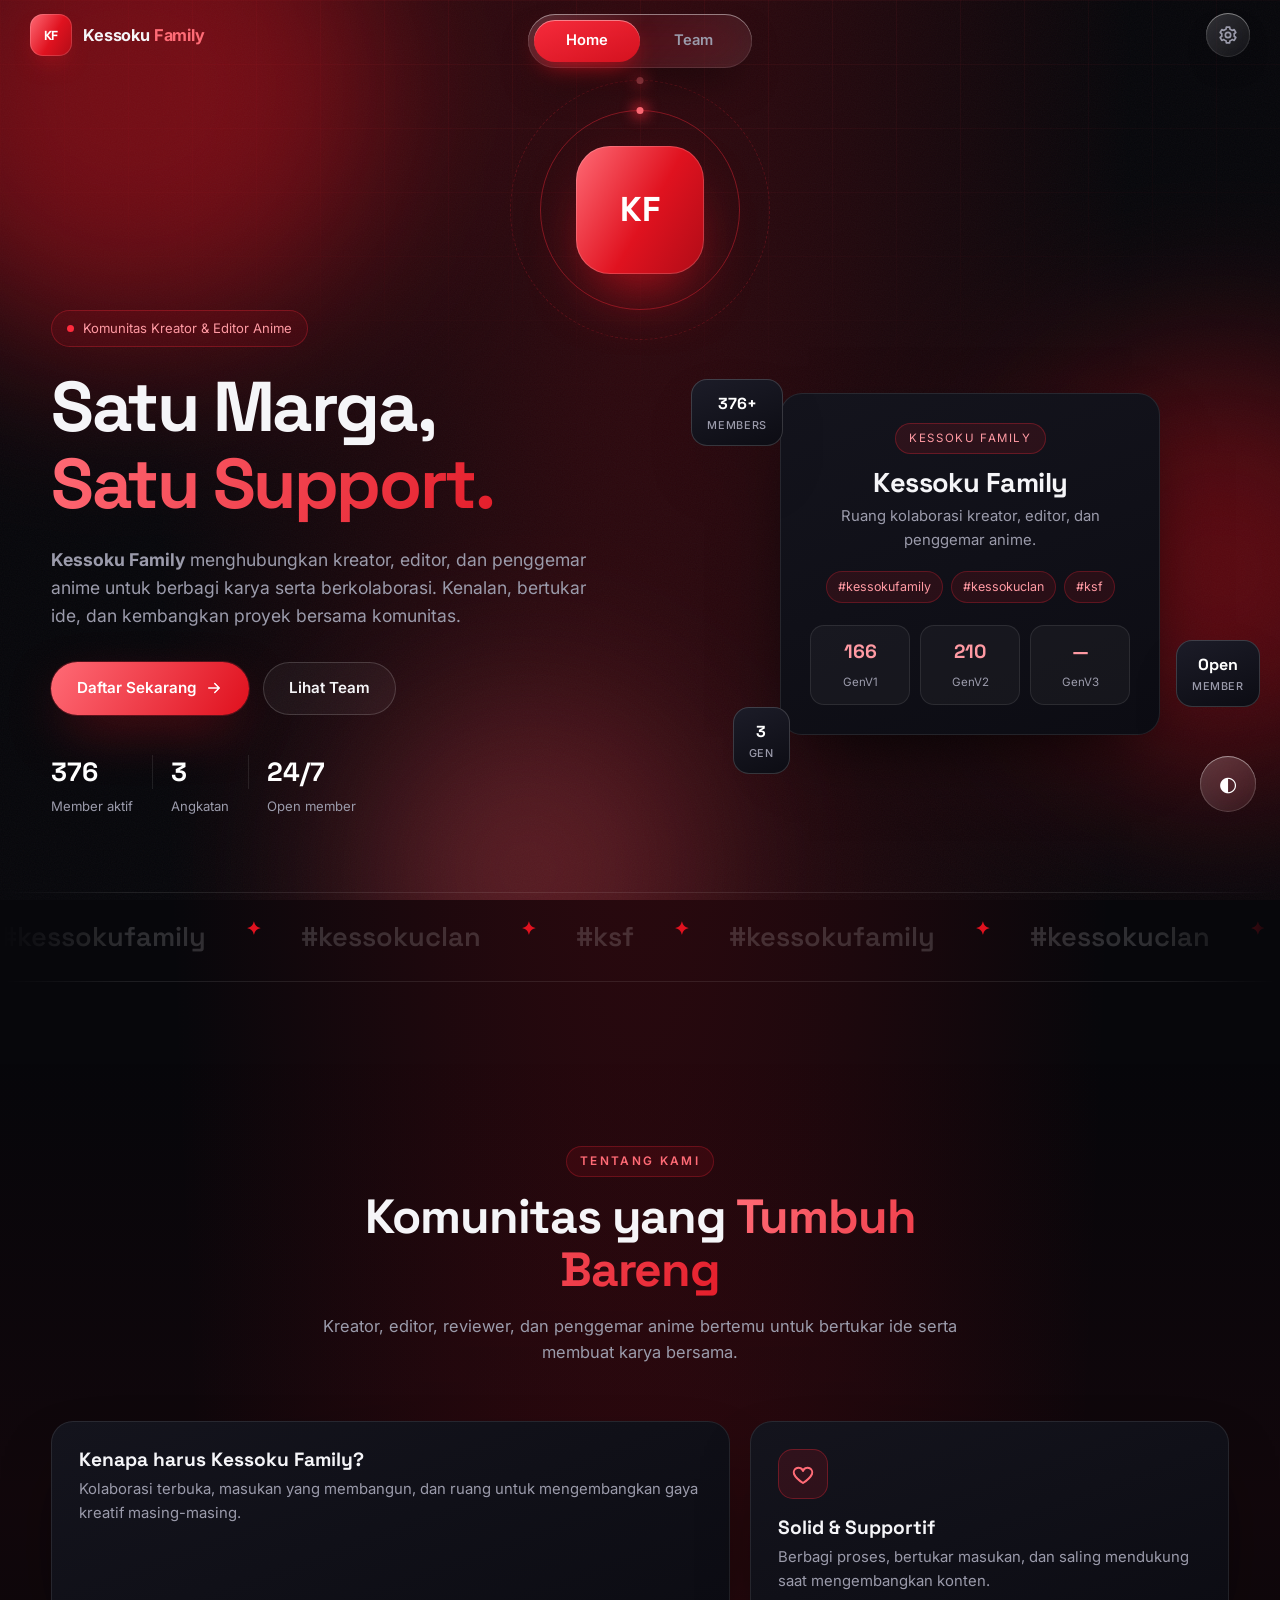
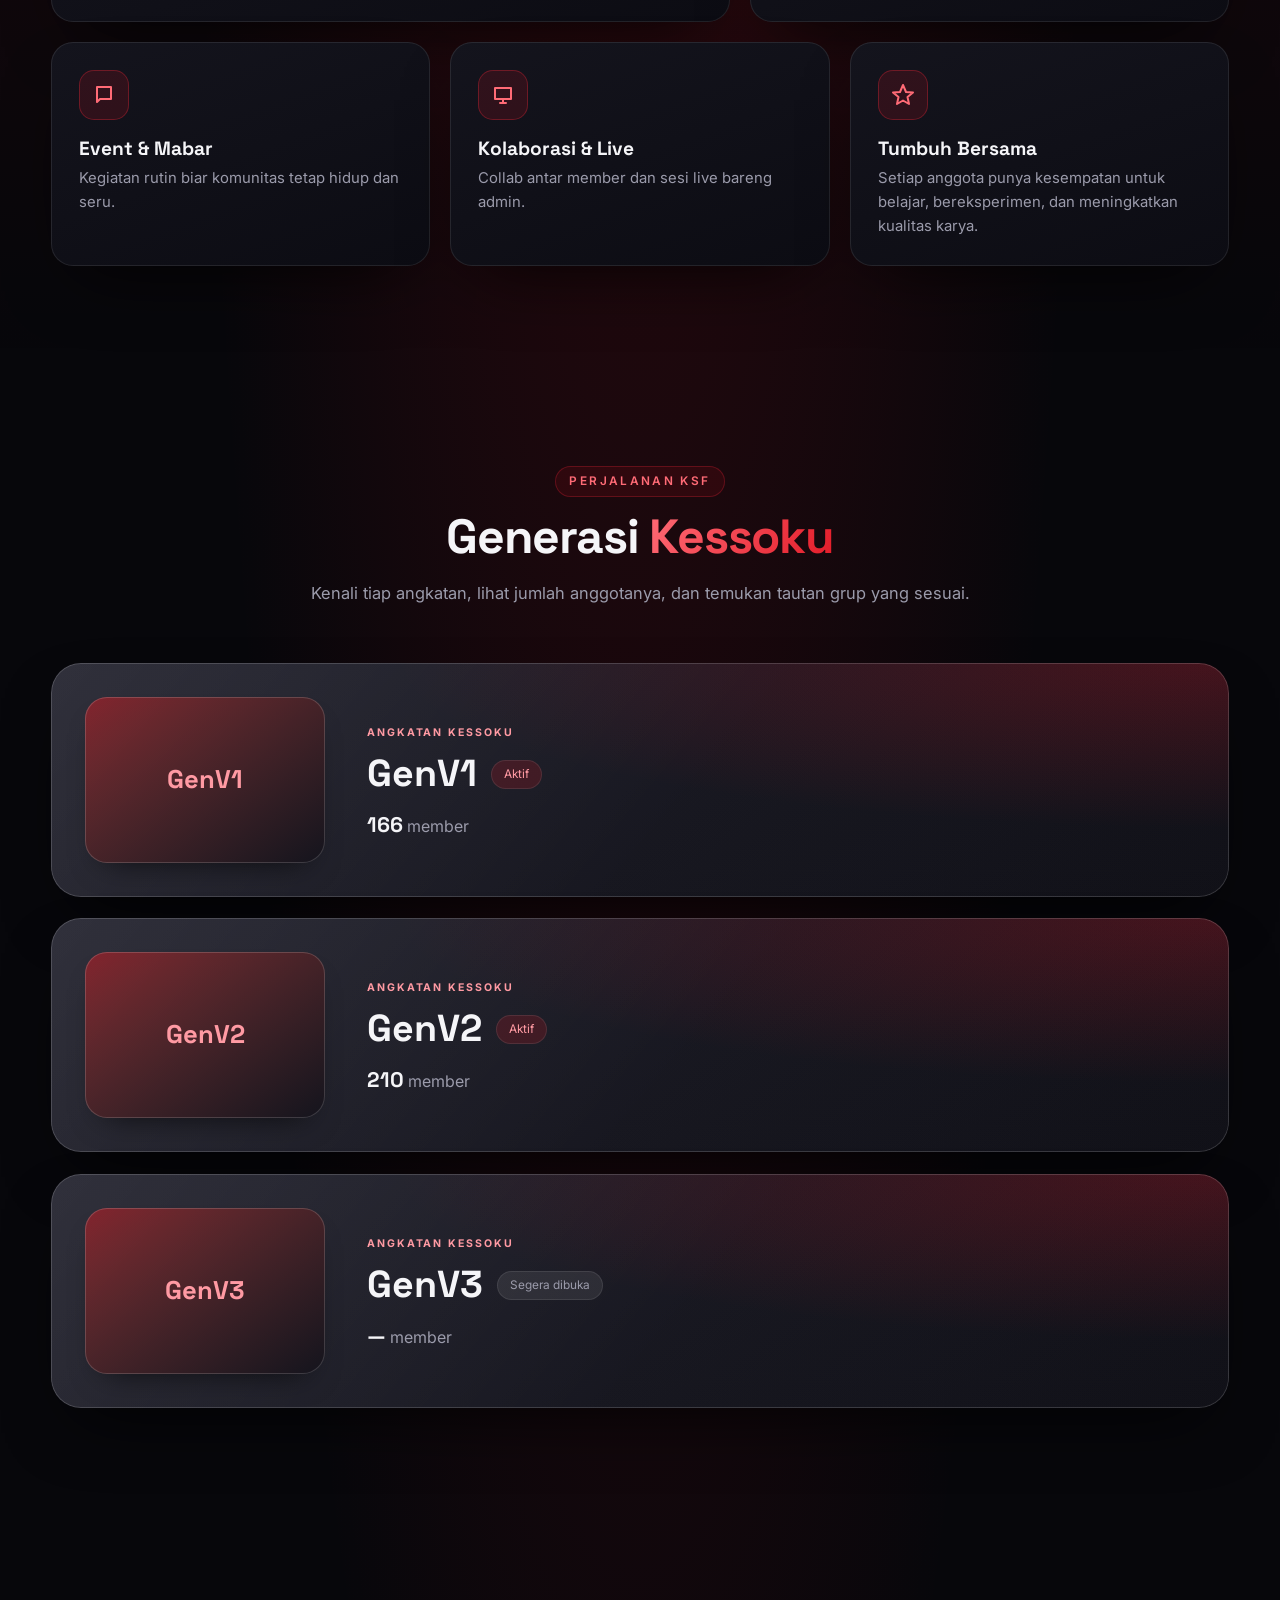
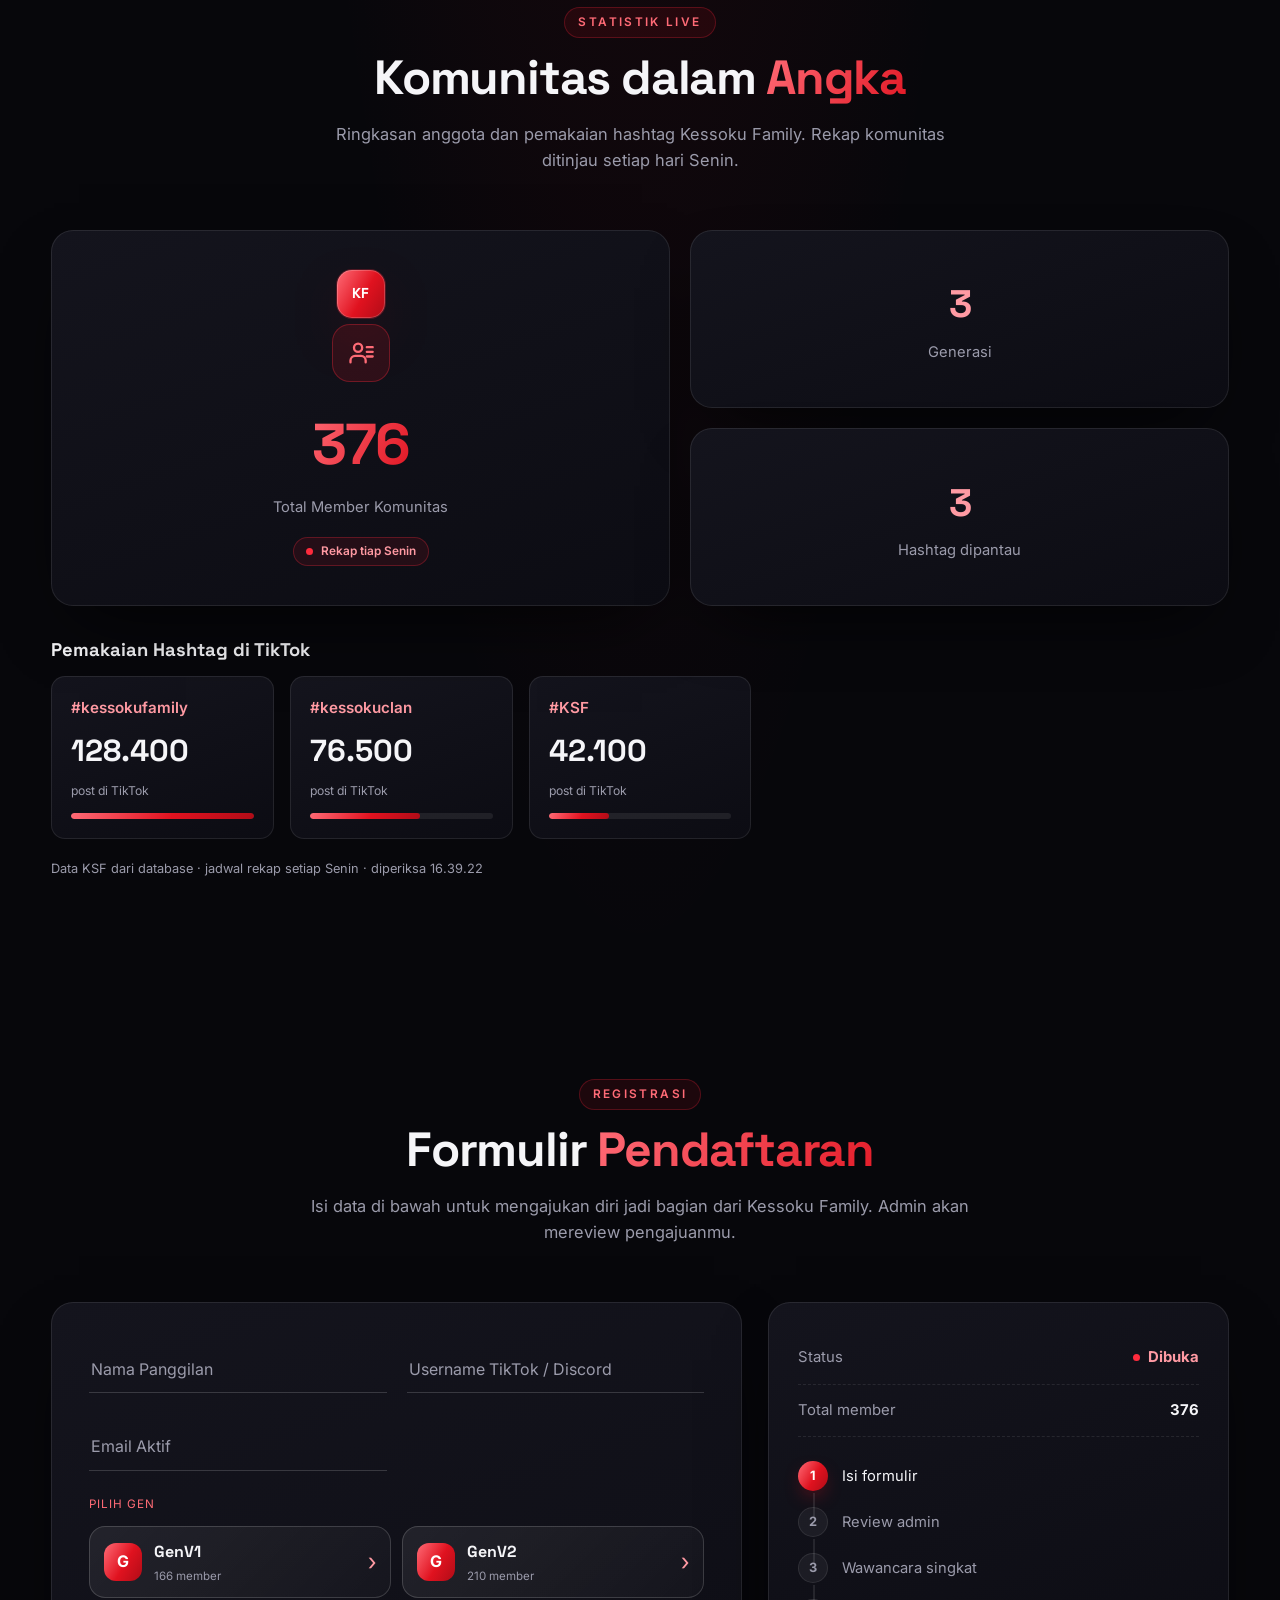
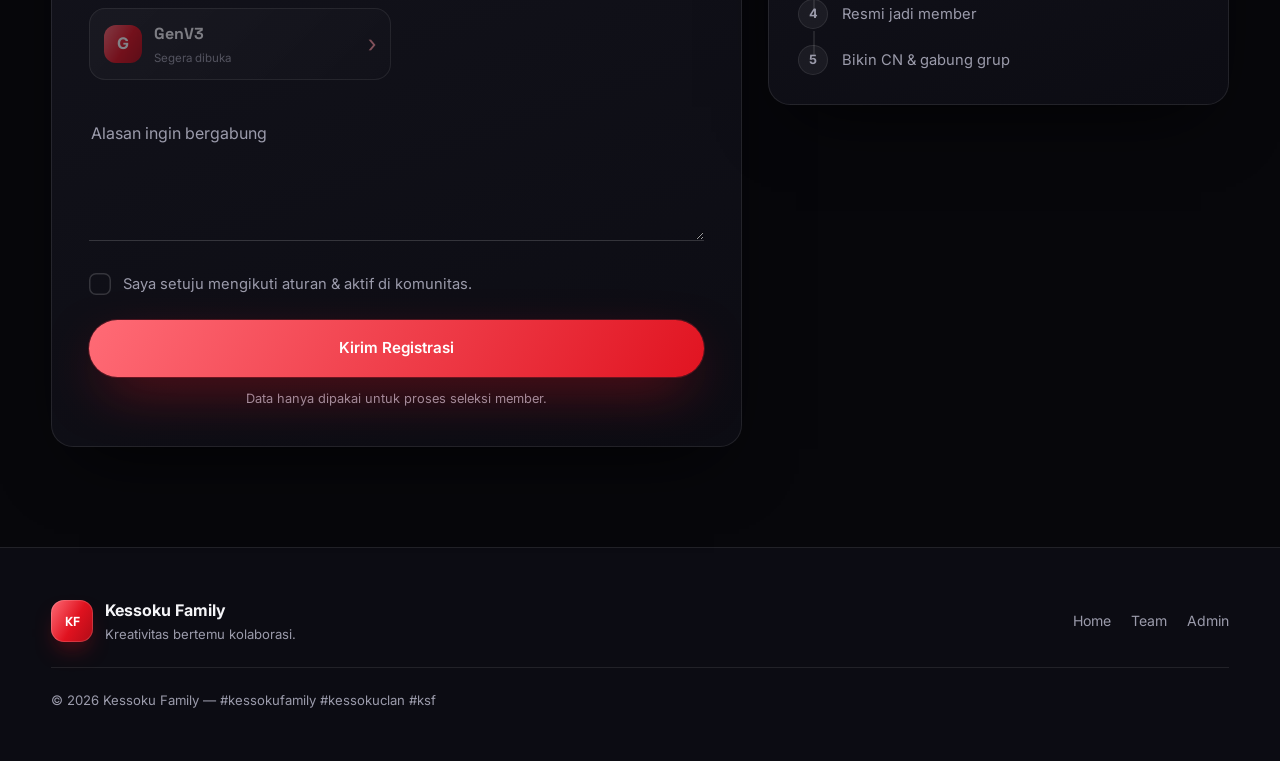
<file: index.html>
<!DOCTYPE html>
<html lang="id">
<head>
  <meta charset="UTF-8" />
  <meta name="viewport" content="width=device-width, initial-scale=1.0" />
  <meta name="theme-color" content="#e0121f" />
  <title>Kessoku Family — Home</title>
  <meta name="description" content="Kessoku Family — komunitas kreator & editor anime. Satu marga, satu support." />
  <link rel="preconnect" href="https://fonts.googleapis.com" />
  <link rel="preconnect" href="https://fonts.gstatic.com" crossorigin />
  <link href="https://fonts.googleapis.com/css2?family=Inter:wght@400;500;600;700&family=Space+Grotesk:wght@500;600;700&display=swap" rel="stylesheet" />
  <link rel="stylesheet" href="style.css" />
</head>
<body data-page="home">
  <div class="bg-layer" aria-hidden="true">
    <div class="grid-lines"></div>
    <span class="orb orb--1"></span><span class="orb orb--2"></span><span class="orb orb--3"></span>
    <div class="noise"></div>
  </div>
  <div class="scroll-progress" id="scrollProgress" aria-hidden="true"></div>

  <!-- TOPBAR • LIQUID GLASS -->
  <div class="topbar">
    <a href="index.html" class="brand" aria-label="Kessoku Family">
      <span class="brand__mark" data-logo data-fallback="KF">KF</span>
      <span class="brand__text">Kessoku <b>Family</b></span>
    </a>
    <a href="admin.html" class="gear" aria-label="Panel Admin">
      <svg viewBox="0 0 24 24"><circle cx="12" cy="12" r="3.2"/><path d="M19.4 13.5a7.6 7.6 0 0 0 0-3l2-1.5-2-3.5-2.4 1a7.6 7.6 0 0 0-2.6-1.5L14 2.5h-4l-.4 2.5a7.6 7.6 0 0 0-2.6 1.5l-2.4-1-2 3.5 2 1.5a7.6 7.6 0 0 0 0 3l-2 1.5 2 3.5 2.4-1c.8.7 1.7 1.2 2.6 1.5l.4 2.5h4l.4-2.5c.9-.3 1.8-.8 2.6-1.5l2.4 1 2-3.5-2-1.5Z"/></svg>
    </a>
  </div>

  <nav class="dock" id="dock" aria-label="Navigasi utama">
    <span class="dock__pill" aria-hidden="true"></span>
    <a href="index.html" class="dock__item is-active" data-i="0">Home</a>
    <a href="team.html" class="dock__item" data-i="1">Team</a>
  </nav>

  <main>
    <!-- HERO -->
    <section class="hero section" id="home">
      <div class="hero__brandwrap">
        <span class="hero__brandring" aria-hidden="true"></span>
        <span class="hero__brandring hero__brandring--2" aria-hidden="true"></span>
        <div class="hero__brandlogo" data-logo data-fallback="KF">KF</div>
      </div>
      <div class="container hero__grid">
        <div class="hero__content">
          <span class="badge reveal" style="--d:0"><span class="badge__dot"></span> Komunitas Kreator &amp; Editor Anime</span>
          <h1 class="hero__title reveal" style="--d:1">Satu Marga,<br /><span class="gradient-text">Satu Support.</span></h1>
          <p class="hero__desc reveal" style="--d:2">
            <b>Kessoku Family</b> menghubungkan kreator, editor, dan penggemar anime untuk berbagi karya serta berkolaborasi.
            Kenalan, bertukar ide, dan kembangkan proyek bersama komunitas.
          </p>
          <div class="hero__cta reveal" style="--d:3">
            <a href="#daftar" class="btn btn--primary" data-scroll data-join>
              <span>Daftar Sekarang</span>
              <svg viewBox="0 0 24 24" width="18" height="18" aria-hidden="true"><path d="M5 12h12M13 6l6 6-6 6" fill="none" stroke="currentColor" stroke-width="2" stroke-linecap="round" stroke-linejoin="round"/></svg>
            </a>
            <a href="team.html" class="btn btn--ghost"><span>Lihat Team</span></a>
          </div>
          <ul class="hero__meta reveal" style="--d:4">
            <li><b data-stat="members">0</b><span>Member aktif</span></li>
            <li><b data-stat="gens">0</b><span>Angkatan</span></li>
            <li><b data-count="24" data-suffix="/7">0</b><span>Open member</span></li>
          </ul>
        </div>

        <div class="hero__visual reveal" style="--d:2">
          <div class="gcard gcard--ring hero__main tilt">
            <span class="hero__chip">Kessoku Family</span>
            <h3>Kessoku Family</h3>
            <p>Ruang kolaborasi kreator, editor, dan penggemar anime.</p>
            <div class="hero__tags">
              <span class="tag">#kessokufamily</span>
              <span class="tag">#kessokuclan</span>
              <span class="tag">#ksf</span>
            </div>
            <div class="hero__bar" id="heroGens"></div>
          </div>

          <div class="float-card float-card--a"><b data-stat="members">0</b>+<small>Members</small></div>
          <div class="float-card float-card--b">Open<small>Member</small></div>
          <div class="float-card float-card--c"><b data-stat="gens">0</b><small>Gen</small></div>
        </div>
      </div>

      <div class="marquee" aria-hidden="true">
        <div class="marquee__track" id="marqueeTrack"></div>
      </div>
    </section>

    <!-- BENTO / TENTANG -->
    <section class="section section--alt" id="tentang">
      <div class="container">
        <header class="section__head reveal">
          <span class="eyebrow">Tentang Kami</span>
          <h2 class="section__title">Komunitas yang <span class="gradient-text">Tumbuh Bareng</span></h2>
            <p class="section__sub">Kreator, editor, reviewer, dan penggemar anime bertemu untuk bertukar ide serta membuat karya bersama.</p>
        </header>

        <div class="bento">
          <article class="gcard gcard--ring span-7 reveal" style="--d:0">
            <h3>Kenapa harus Kessoku Family?</h3>
            <p>Kolaborasi terbuka, masukan yang membangun, dan ruang untuk mengembangkan gaya kreatif masing-masing.</p>
          </article>

          <article class="gcard span-5 reveal" style="--d:1">
            <div class="feat__icon"><svg viewBox="0 0 24 24"><path d="M12 21s-7-4.5-9-9a4.5 4.5 0 0 1 9-3 4.5 4.5 0 0 1 9 3c-2 4.5-9 9-9 9Z"/></svg></div>
            <h3>Solid &amp; Supportif</h3>
            <p>Berbagi proses, bertukar masukan, dan saling mendukung saat mengembangkan konten.</p>
          </article>

          <article class="gcard span-4 reveal" style="--d:0">
            <div class="feat__icon"><svg viewBox="0 0 24 24"><path d="M5 4h14v12H8l-3 3V4Z"/></svg></div>
            <h3>Event &amp; Mabar</h3>
            <p>Kegiatan rutin biar komunitas tetap hidup dan seru.</p>
          </article>

          <article class="gcard span-4 reveal" style="--d:1">
            <div class="feat__icon"><svg viewBox="0 0 24 24"><path d="M4 5h16v11H4zM9 20h6M12 16v4"/></svg></div>
            <h3>Kolaborasi &amp; Live</h3>
            <p>Collab antar member dan sesi live bareng admin.</p>
          </article>

          <article class="gcard span-4 reveal" style="--d:2">
            <div class="feat__icon"><svg viewBox="0 0 24 24"><path d="M12 2 15 9l7 .5-5.5 4.5L18 21l-6-3.5L6 21l1.5-7L2 9.5 9 9z"/></svg></div>
            <h3>Tumbuh Bersama</h3>
            <p>Setiap anggota punya kesempatan untuk belajar, bereksperimen, dan meningkatkan kualitas karya.</p>
          </article>
        </div>
      </div>
    </section>

    <!-- PREVIEW GENERASI -->
    <section class="section gen-showcase" id="generasi">
      <div class="container">
        <header class="section__head reveal">
          <span class="eyebrow">Perjalanan KSF</span>
          <h2 class="section__title">Generasi <span class="gradient-text">Kessoku</span></h2>
          <p class="section__sub">Kenali tiap angkatan, lihat jumlah anggotanya, dan temukan tautan grup yang sesuai.</p>
        </header>
        <div class="gen-preview-list" id="generationPreview"></div>
        <div class="community-links" id="customLinksSection" hidden>
          <h3 class="stat-sub">Kanal Resmi &amp; Tautan</h3>
          <div class="custom-link-grid" id="customLinksGrid"></div>
        </div>
      </div>
    </section>

    <!-- STATISTIK KOMUNITAS -->
    <section class="section" id="statistik">
      <div class="container">
        <header class="section__head reveal">
          <span class="eyebrow">Statistik Live</span>
          <h2 class="section__title">Komunitas dalam <span class="gradient-text">Angka</span></h2>
          <p class="section__sub">Ringkasan anggota dan pemakaian hashtag Kessoku Family. Rekap komunitas ditinjau setiap hari Senin.</p>
        </header>

        <div class="stat-hero">
          <article class="gcard gcard--ring stat-big reveal">
            <span class="stat-big__brand" data-logo data-fallback="KF">KF</span>
            <span class="stat-big__icon" aria-hidden="true">
              <svg viewBox="0 0 24 24"><path d="M16 20v-1.5a4 4 0 0 0-4-4H7a4 4 0 0 0-4 4V20"/><circle cx="9.5" cy="7.5" r="3.5"/><path d="M17 11h5M17 15h5M17 7h5"/></svg>
            </span>
            <b class="stat-num" data-stat="members">0</b>
            <span class="stat-cap">Total Member Komunitas</span>
            <span class="live" id="liveBadge"><span class="dot"></span> Rekap tiap Senin</span>
          </article>

          <div class="stat-mini">
            <article class="gcard stat-card reveal" style="--d:1">
              <b class="stat-num" data-stat="gens">0</b>
              <span class="stat-cap">Generasi</span>
            </article>
            <article class="gcard stat-card reveal" style="--d:2">
              <b class="stat-num" data-stat="tags">0</b>
              <span class="stat-cap">Hashtag dipantau</span>
            </article>
          </div>
        </div>

        <h3 class="stat-sub reveal">Pemakaian Hashtag di TikTok</h3>
        <div class="tag-stats" id="tagStats"></div>

        <p class="stat-foot" id="statFoot"></p>
      </div>
    </section>

    <!-- FORM REGISTRASI -->
    <section class="section" id="daftar">
      <div class="container">
        <header class="section__head reveal">
          <span class="eyebrow">Registrasi</span>
          <h2 class="section__title">Formulir <span class="gradient-text">Pendaftaran</span></h2>
          <p class="section__sub">Isi data di bawah untuk mengajukan diri jadi bagian dari Kessoku Family. Admin akan mereview pengajuanmu.</p>
        </header>

        <div class="form-wrap">
          <form class="form gcard reveal" id="regForm" novalidate>
            <div class="field">
              <input type="text" id="nama" placeholder=" " required /><label for="nama">Nama Panggilan</label><span class="field__line"></span>
            </div>
            <div class="field">
              <input type="text" id="tt" placeholder=" " required /><label for="tt">Username TikTok / Discord</label><span class="field__line"></span>
            </div>
            <div class="field">
              <input type="email" id="email" placeholder=" " required /><label for="email">Email Aktif</label><span class="field__line"></span>
            </div>
            <div class="field field--full gen-select-field">
              <input type="hidden" id="gen" required>
              <span class="label--static gen-picker-label">Pilih Gen</span>
              <div class="gen-picker" id="genPicker" role="group" aria-label="Pilih generasi untuk pendaftaran"></div>
            </div>
            <div class="field field--full">
              <textarea id="alasan" rows="4" placeholder=" " required></textarea><label for="alasan">Alasan ingin bergabung</label><span class="field__line"></span>
            </div>
            <label class="check field--full">
              <input type="checkbox" id="setuju" required /><span class="check__box" aria-hidden="true"></span>
              <span class="check__text">Saya setuju mengikuti aturan &amp; aktif di komunitas.</span>
            </label>
            <div class="field--full">
              <button type="submit" class="btn btn--primary btn--block" id="submitBtn"><span>Kirim Registrasi</span></button>
              <p class="form__note">Data hanya dipakai untuk proses seleksi member.</p>
            </div>
          </form>

          <aside class="panel gcard reveal" style="--d:1">
            <div class="panel__row"><span>Status</span><b class="ok"><span class="badge__dot"></span> Dibuka</b></div>
            <div class="panel__row"><span>Total member</span><b data-stat="members">0</b></div>
            <div class="panel__steps">
              <div class="step is-done"><i>1</i><span>Isi formulir</span></div>
              <div class="step"><i>2</i><span>Review admin</span></div>
              <div class="step"><i>3</i><span>Wawancara singkat</span></div>
              <div class="step"><i>4</i><span>Resmi jadi member</span></div>
              <div class="step"><i>5</i><span>Bikin CN &amp; gabung grup</span></div>
            </div>
          </aside>
        </div>
      </div>
    </section>
  </main>

  <footer class="footer">
    <div class="container footer__inner">
      <div class="footer__brand">
        <span class="brand__mark">KF</span>
        <span><b>Kessoku Family</b><small>Kreativitas bertemu kolaborasi.</small></span>
      </div>
      <nav class="footer__links">
        <a href="index.html">Home</a><a href="team.html">Team</a><a href="admin.html">Admin</a>
      </nav>
      <p class="footer__copy">© <span id="year"></span> Kessoku Family — #kessokufamily #kessokuclan #ksf</p>
    </div>
  </footer>

  <div class="toast" id="toast" role="status" aria-live="polite">
    <span class="toast__icon" aria-hidden="true">✓</span>
    <div class="toast__body"><b>Registrasi terkirim!</b><span>Pengajuanmu sedang direview admin.</span></div>
  </div>
  <button class="to-top" id="toTop" aria-label="Kembali ke atas">
    <svg viewBox="0 0 24 24" width="18" height="18" aria-hidden="true"><path d="M12 19V5M5 12l7-7 7 7" fill="none" stroke="currentColor" stroke-width="2" stroke-linecap="round" stroke-linejoin="round"/></svg>
  </button>

  <script src="config.js"></script>
  <script src="data.js"></script>
  <script src="script.js"></script>
</body>
</html>
</file>
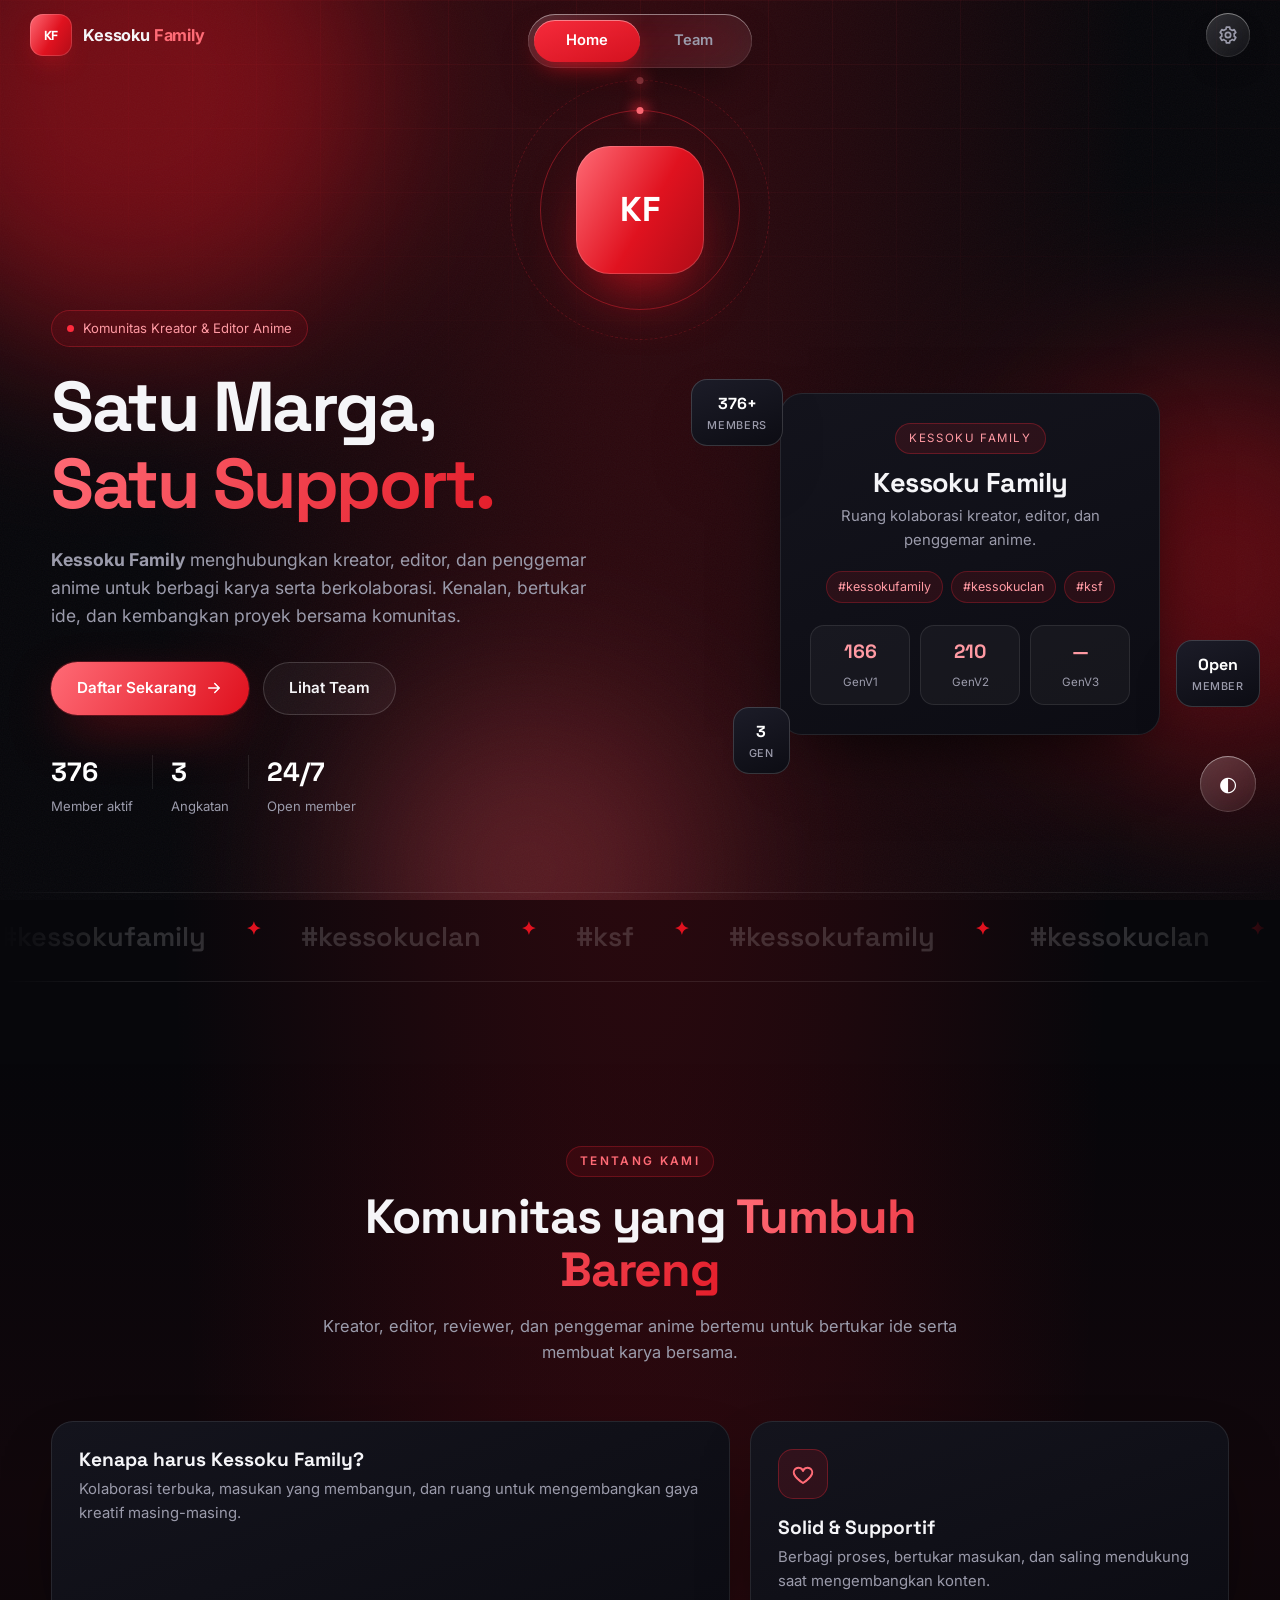
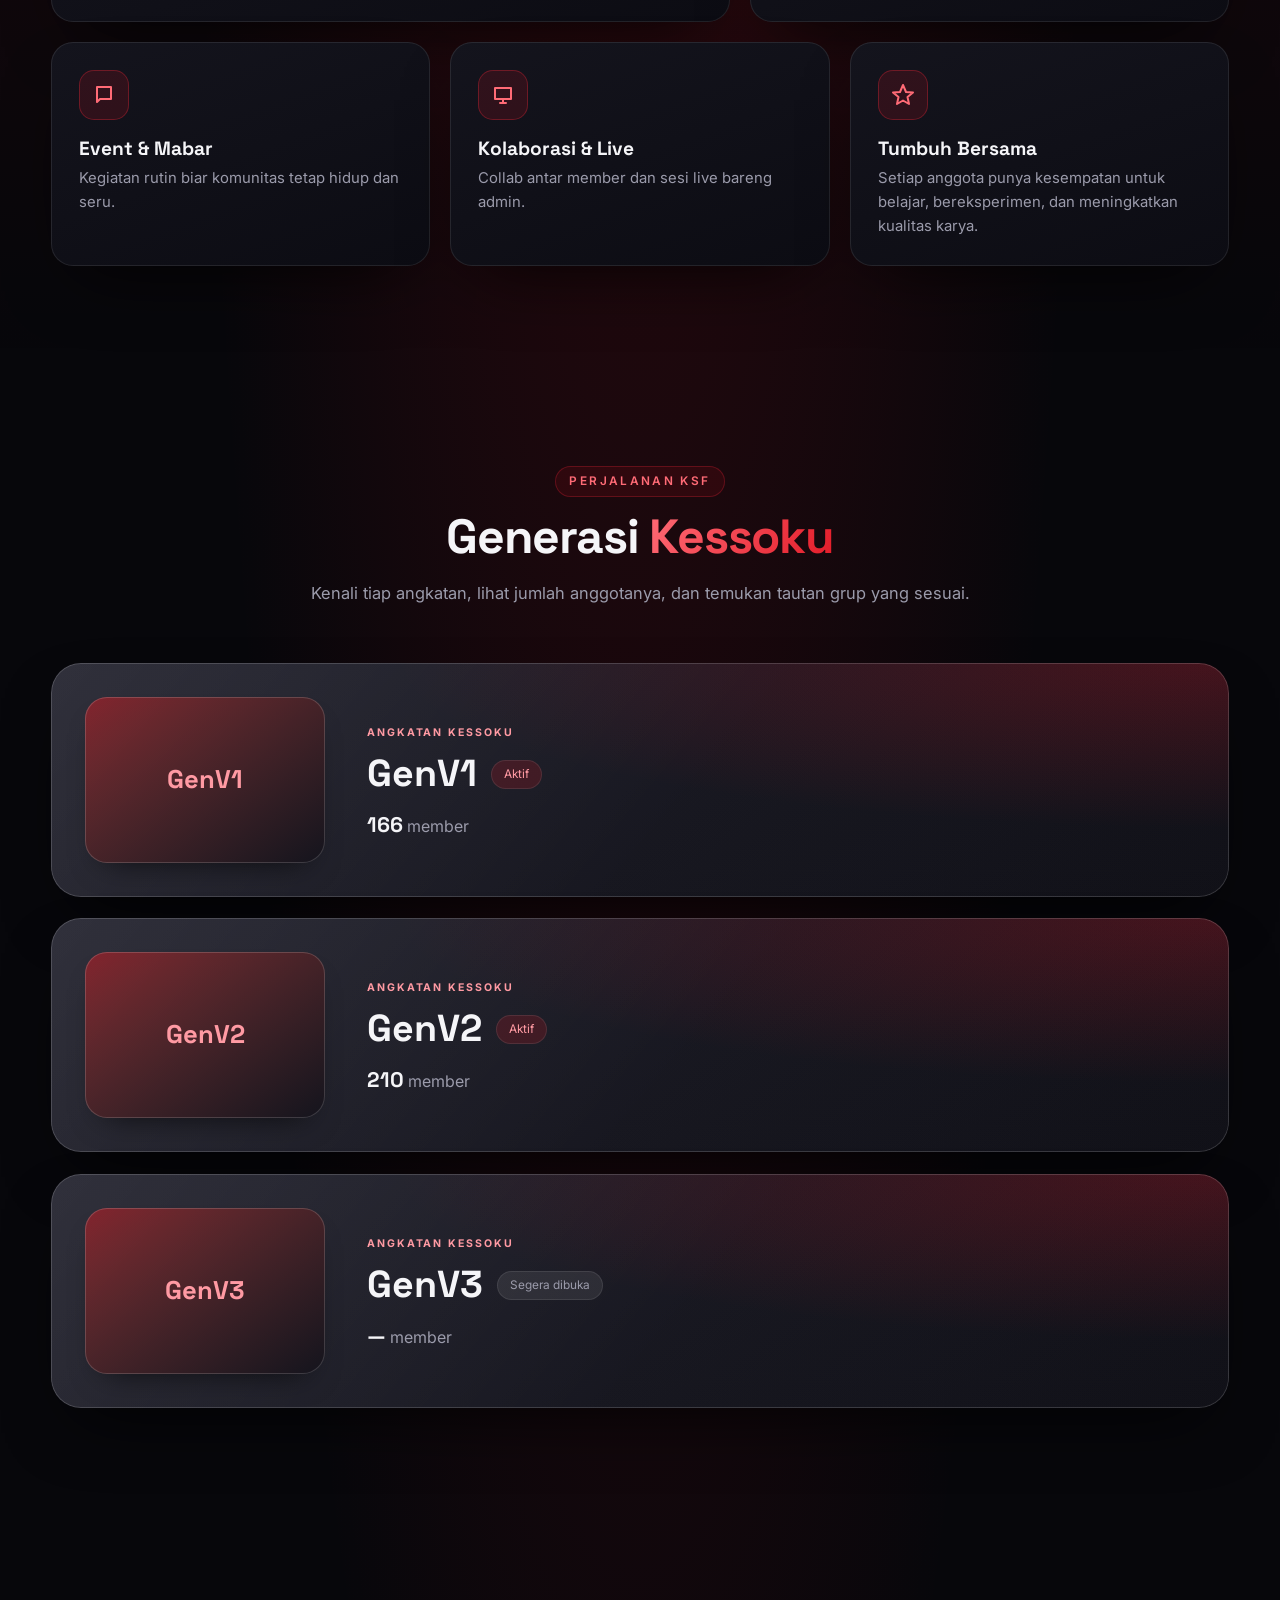
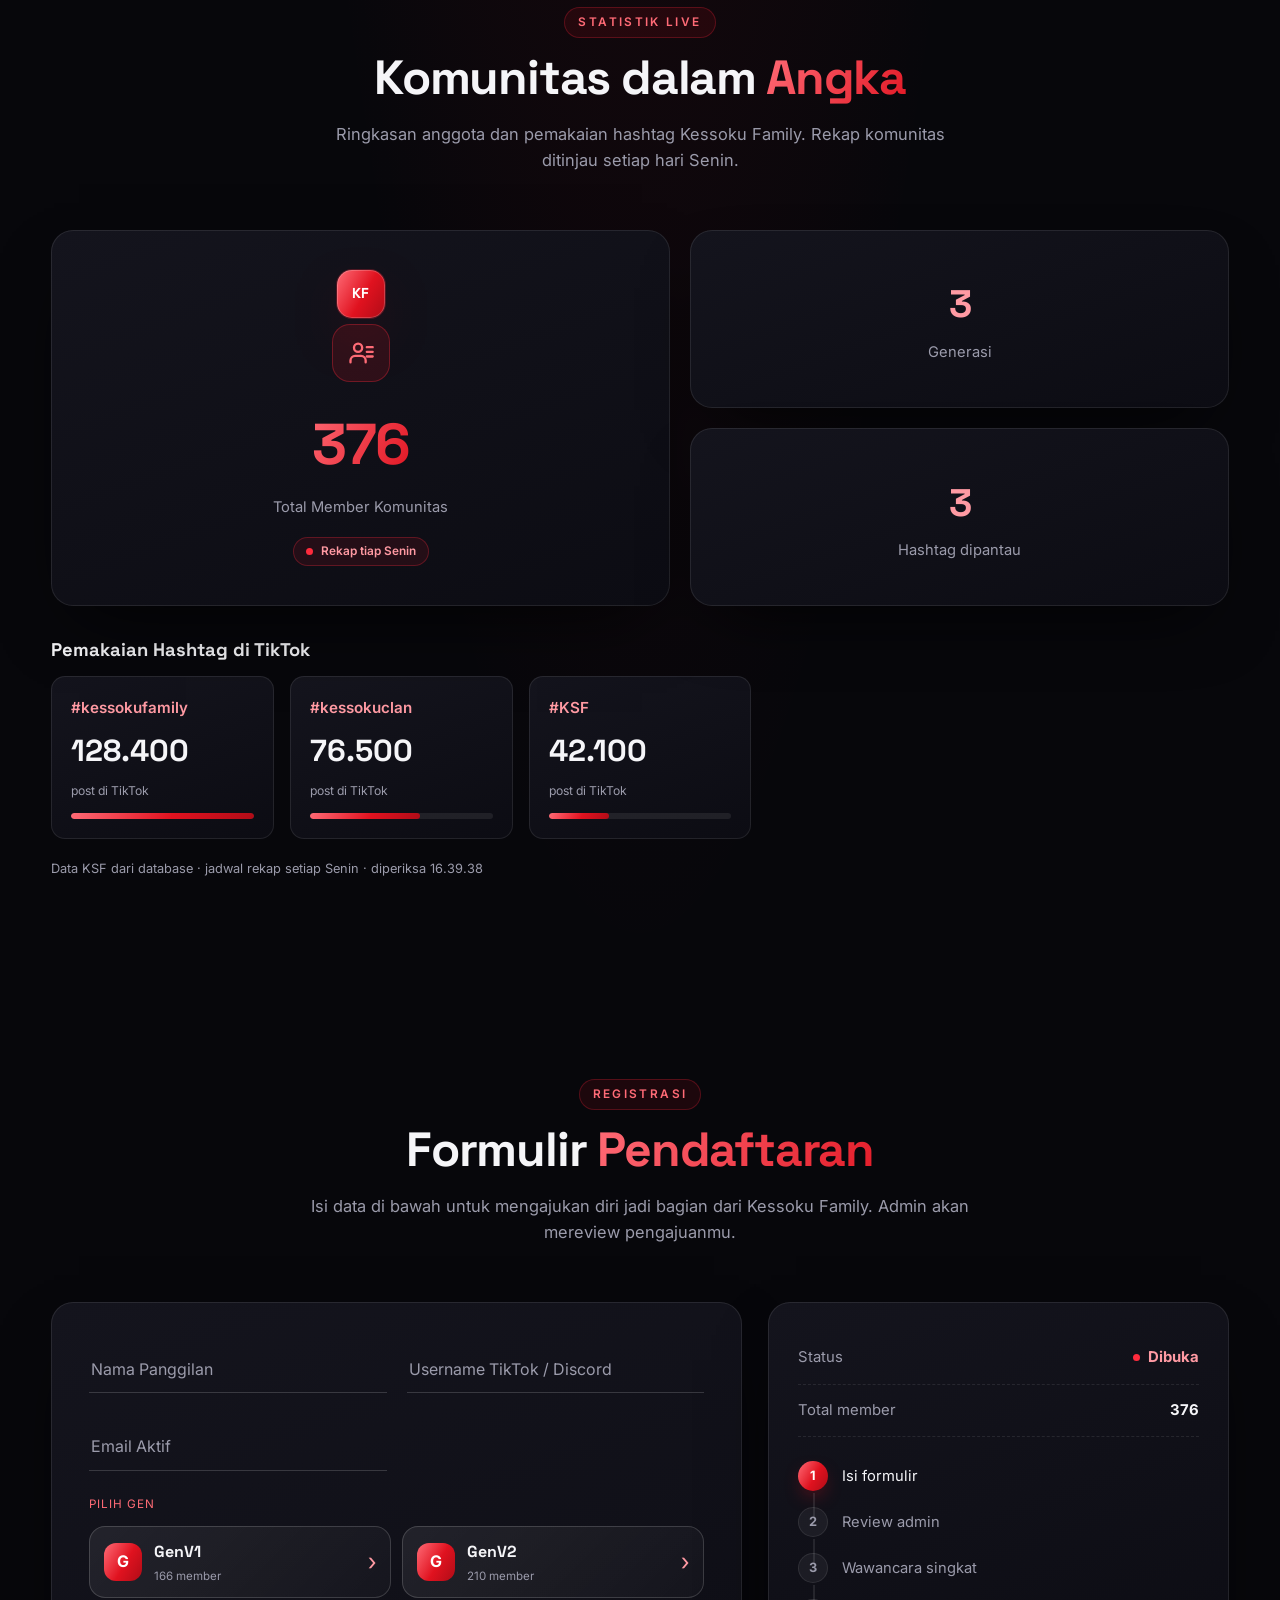
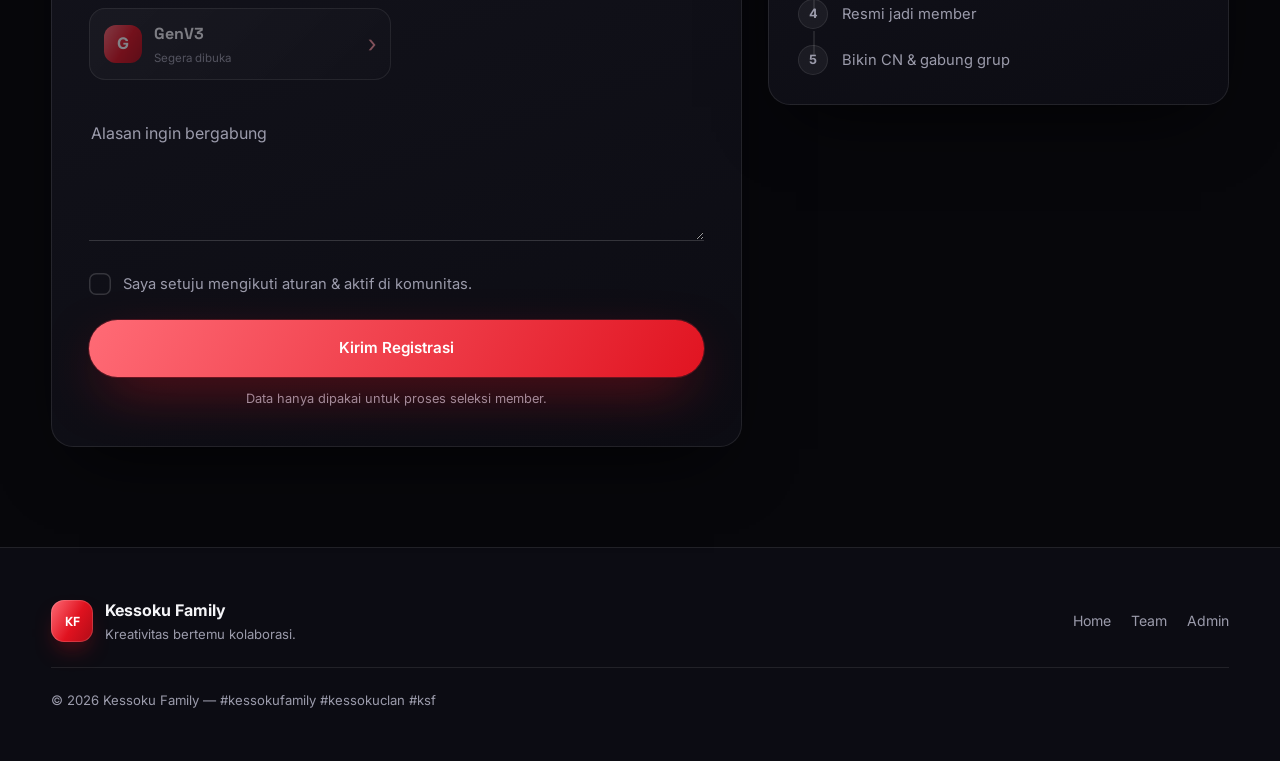
<file: join.html>
<!DOCTYPE html>
<html lang="id">
<head>
  <meta charset="UTF-8" />
  <meta name="viewport" content="width=device-width, initial-scale=1.0" />
  <meta name="theme-color" content="#e0121f" />
  <title>Kessoku Family — Bikin CN &amp; Gabung</title>
  <meta name="description" content="Bikin CN Kessoku Family dan gabung ke grup sesuai gen pilihanmu." />
  <link rel="preconnect" href="https://fonts.googleapis.com" />
  <link rel="preconnect" href="https://fonts.gstatic.com" crossorigin />
  <link href="https://fonts.googleapis.com/css2?family=Inter:wght@400;500;600;700&family=Space+Grotesk:wght@500;600;700&display=swap" rel="stylesheet" />
  <link rel="stylesheet" href="style.css" />
</head>
<body data-page="join">
  <div class="bg-layer" aria-hidden="true">
    <div class="grid-lines"></div>
    <span class="orb orb--1"></span><span class="orb orb--2"></span><span class="orb orb--3"></span>
    <div class="noise"></div>
  </div>
  <div class="scroll-progress" id="scrollProgress" aria-hidden="true"></div>

  <!-- TOPBAR • LIQUID GLASS -->
  <div class="topbar">
    <a href="index.html" class="brand" aria-label="Kessoku Family">
      <span class="brand__mark" data-logo data-fallback="KF">KF</span>
      <span class="brand__text">Kessoku <b>Family</b></span>
    </a>
    <a href="admin.html" class="gear" aria-label="Panel Admin">
      <svg viewBox="0 0 24 24"><circle cx="12" cy="12" r="3.2"/><path d="M19.4 13.5a7.6 7.6 0 0 0 0-3l2-1.5-2-3.5-2.4 1a7.6 7.6 0 0 0-2.6-1.5L14 2.5h-4l-.4 2.5a7.6 7.6 0 0 0-2.6 1.5l-2.4-1-2 3.5 2 1.5a7.6 7.6 0 0 0 0 3l-2 1.5 2 3.5 2.4-1c.8.7 1.7 1.2 2.6 1.5l.4 2.5h4l.4-2.5c.9-.3 1.8-.8 2.6-1.5l2.4 1 2-3.5-2-1.5Z"/></svg>
    </a>
  </div>

  <main id="joinApp">
    <!-- HEADER + INPUT -->
    <section class="section join-top">
      <div class="container">
        <div class="gcard gcard--ring join-card tilt">
          <span class="eyebrow reveal">Langkah Terakhir</span>
          <h1 class="reveal" style="--d:1">Bikin <span class="gradient-text">CN Kessoku</span></h1>
          <p class="join-card__sub reveal" style="--d:2">
            Tulis nickname-mu, salin CN yang paling cocok, lalu buka undangan grup dari gen pilihanmu.
          </p>

          <form class="join-form reveal" style="--d:3" id="cnForm" novalidate>
            <div class="field">
              <input type="text" id="cnName" placeholder=" " maxlength="24" autocomplete="off" required />
              <label for="cnName">Nickname TikTok (contoh: RAYEN)</label>
              <span class="field__line"></span>
            </div>
            <button type="submit" class="btn btn--primary" id="cnBtn"><span>Buat CN</span></button>
          </form>
        </div>
      </div>
    </section>

    <!-- HASIL CN -->
    <section class="section join-result" id="cnBlock" hidden>
      <div class="container">
        <div class="cn-head reveal">
          <span class="cn-warn" aria-hidden="true">
            <svg viewBox="0 0 24 24"><path d="M12 3.6 2.7 19.8h18.6L12 3.6Z"/><path d="M12 9.4v4.4M12 17.2h.01"/></svg>
          </span>
          <div>
            <h2>CN KSF <em>(wajib)</em></h2>
            <p>Salin salah satu CN dan gunakan sebagai nama profil KSF-mu.</p>
          </div>
        </div>

        <div class="cn-bars" id="cnBars"></div>

        <div class="join-cta reveal" id="joinCta">
          <p class="join-gen">Gen pilihanmu: <b id="joinGenName">—</b></p>
          <button type="button" class="btn btn--primary btn--lg" id="joinBtn">
            <span>Bergabung dengan Kessoku Family</span>
          </button>
          <p class="join-note" id="joinNote">Saat menekan tombol, undangan grup akan dibuka dan ringkasan pendaftaran disalin. Tempelkan pesan di WhatsApp; bergabung tetap perlu dikonfirmasi di aplikasi.</p>
          <a href="index.html" class="join-back">← Kembali ke Home</a>
        </div>
      </div>
    </section>
  </main>

  <footer class="footer">
    <div class="container footer__inner">
      <div class="footer__brand">
        <span class="brand__mark">KF</span>
        <span><b>Kessoku Family</b><small>Kreativitas bertemu kolaborasi.</small></span>
      </div>
      <nav class="footer__links">
        <a href="index.html">Home</a><a href="team.html">Team</a><a href="admin.html">Admin</a>
      </nav>
      <p class="footer__copy">© <span id="year"></span> Kessoku Family — #kessokufamily #kessokuclan #ksf</p>
    </div>
  </footer>

  <div class="toast" id="toast" role="status" aria-live="polite">
    <span class="toast__icon" aria-hidden="true">✓</span>
    <div class="toast__body"><b>CN disalin</b><span>CN berhasil dicopy.</span></div>
  </div>
  <button class="to-top" id="toTop" aria-label="Kembali ke atas">
    <svg viewBox="0 0 24 24" width="18" height="18" aria-hidden="true"><path d="M12 19V5M5 12l7-7 7 7" fill="none" stroke="currentColor" stroke-width="2" stroke-linecap="round" stroke-linejoin="round"/></svg>
  </button>

  <script src="config.js"></script>
  <script src="data.js"></script>
  <script src="script.js"></script>
</body>
</html>
</file>
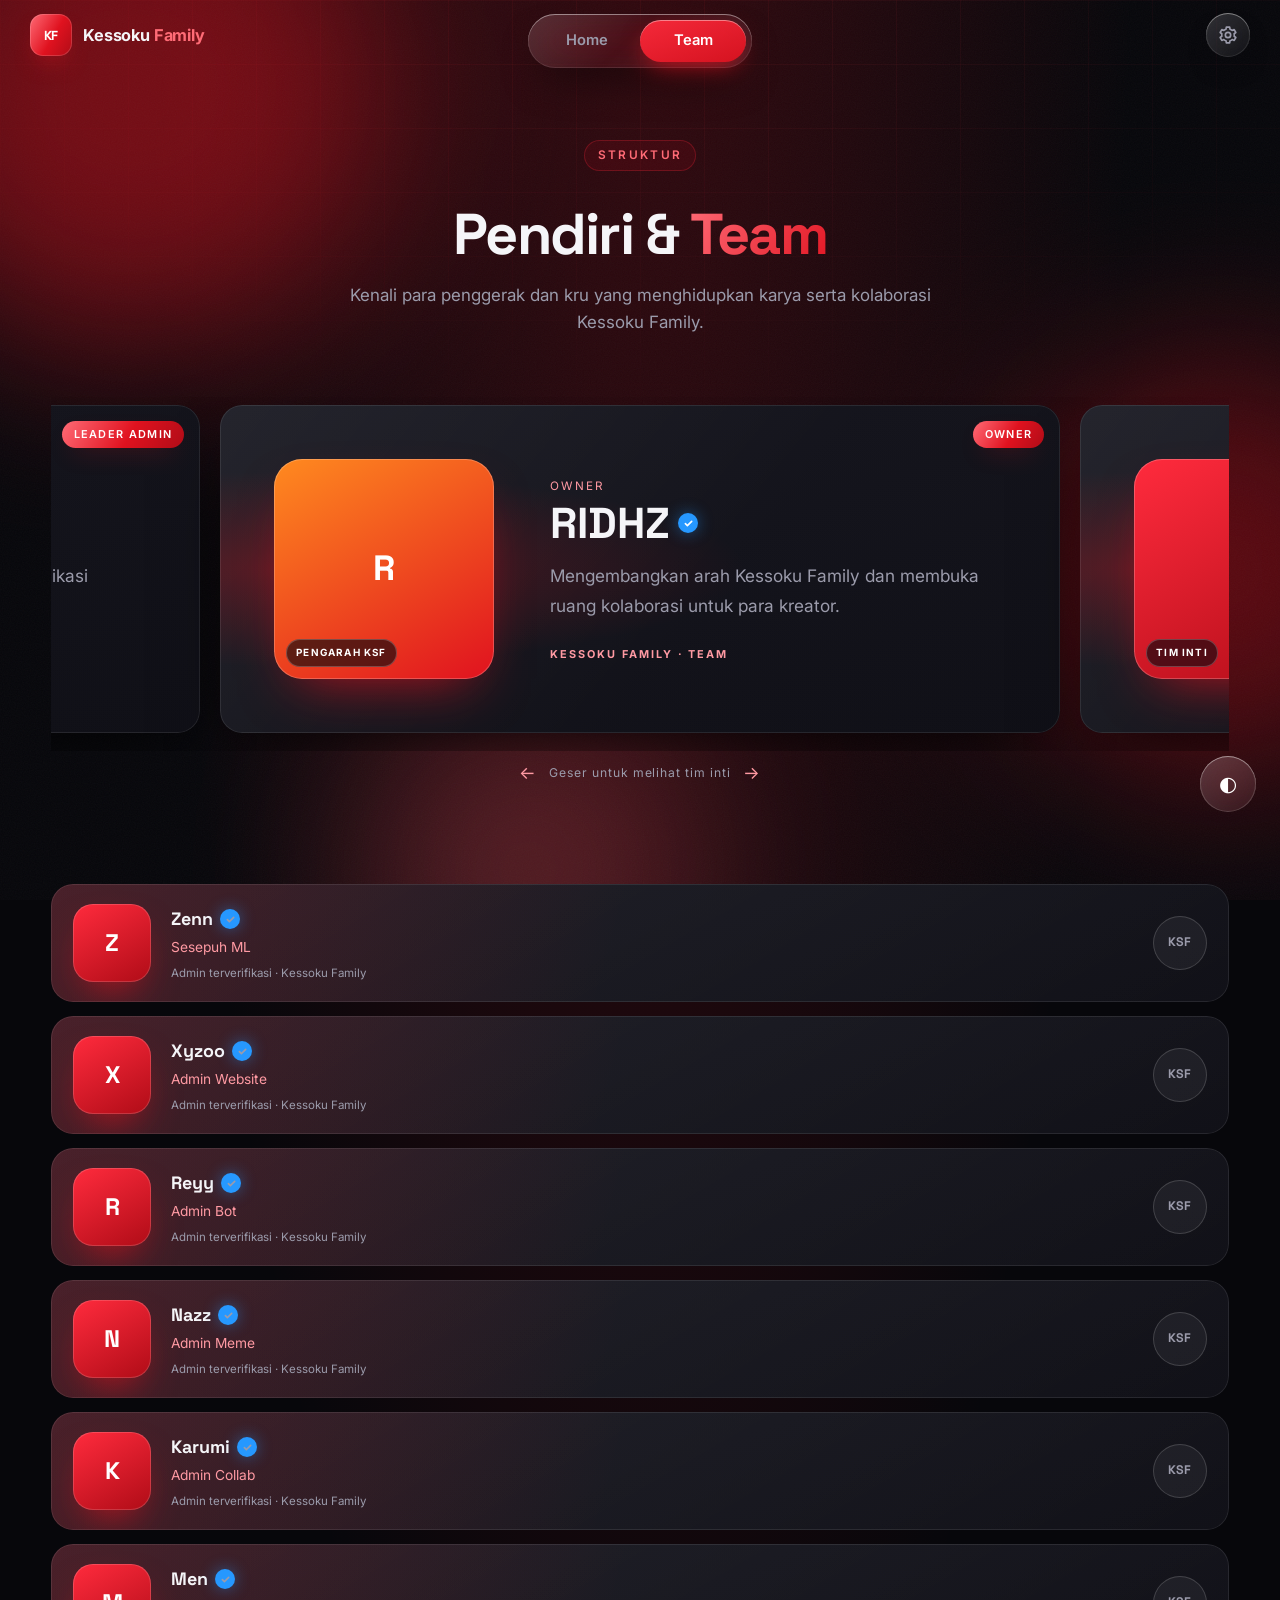
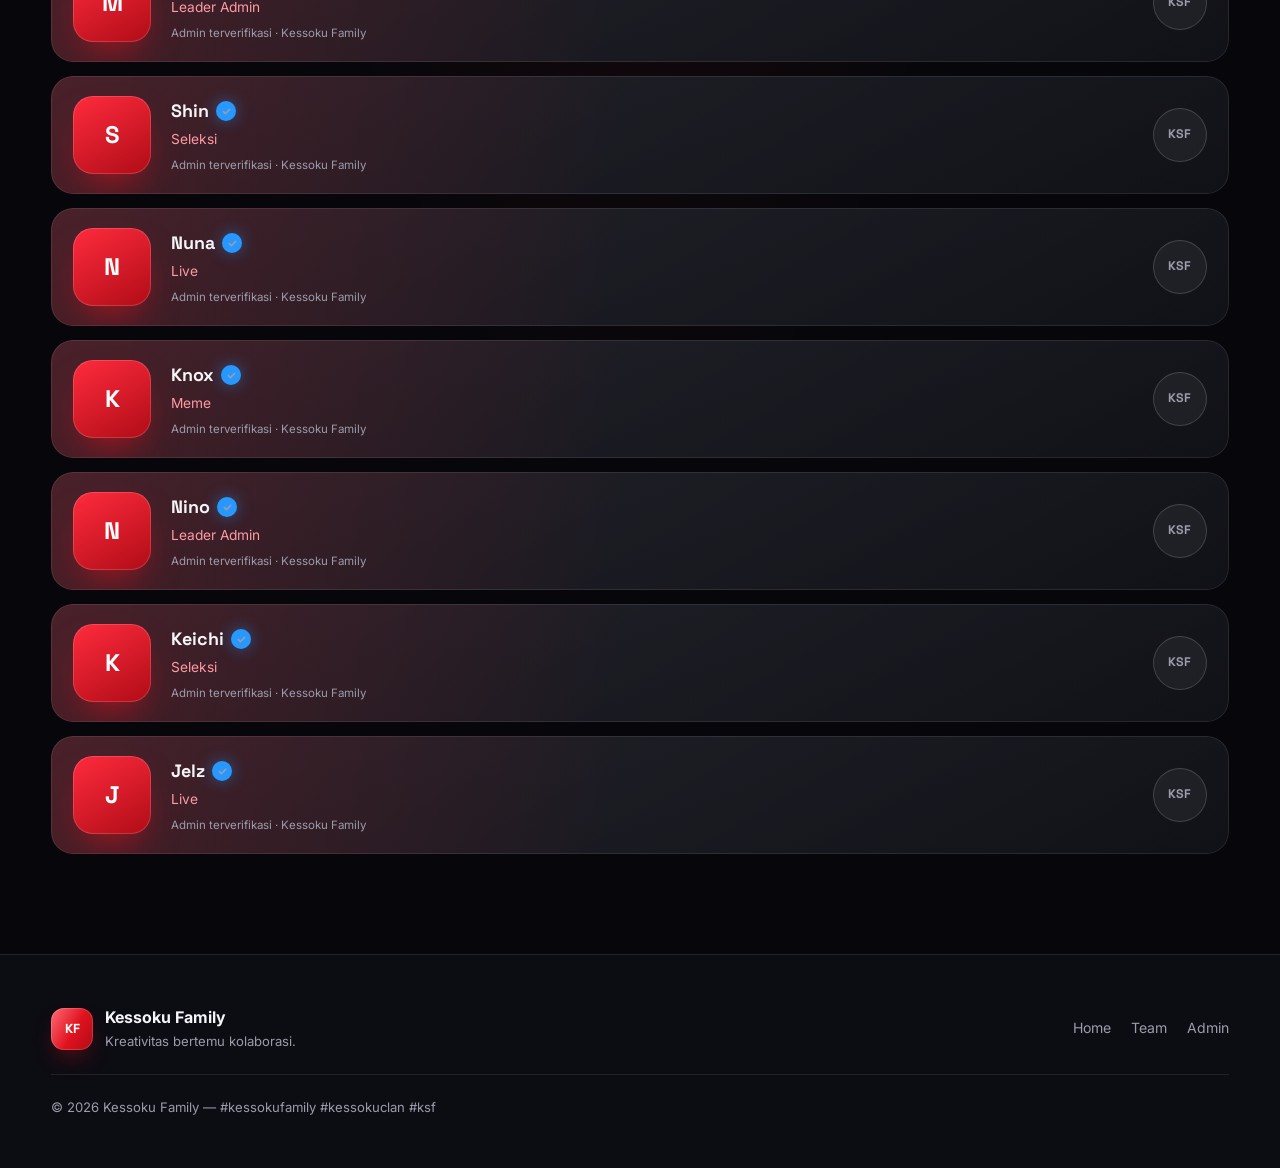
<file: team.html>
<!DOCTYPE html>
<html lang="id">
<head>
  <meta charset="UTF-8" />
  <meta name="viewport" content="width=device-width, initial-scale=1.0" />
  <meta name="theme-color" content="#e0121f" />
  <title>Kessoku Family — Team</title>
  <meta name="description" content="Struktur pendiri dan admin Kessoku Family." />
  <link rel="preconnect" href="https://fonts.googleapis.com" />
  <link rel="preconnect" href="https://fonts.gstatic.com" crossorigin />
  <link href="https://fonts.googleapis.com/css2?family=Inter:wght@400;500;600;700&family=Space+Grotesk:wght@500;600;700&display=swap" rel="stylesheet" />
  <link rel="stylesheet" href="style.css" />
</head>
<body data-page="team">
  <div class="bg-layer" aria-hidden="true">
    <div class="grid-lines"></div>
    <span class="orb orb--1"></span><span class="orb orb--2"></span><span class="orb orb--3"></span>
    <div class="noise"></div>
  </div>
  <div class="scroll-progress" id="scrollProgress" aria-hidden="true"></div>

  <!-- TOPBAR • LIQUID GLASS -->
  <div class="topbar">
    <a href="index.html" class="brand" aria-label="Kessoku Family">
      <span class="brand__mark" data-logo data-fallback="KF">KF</span>
      <span class="brand__text">Kessoku <b>Family</b></span>
    </a>
    <a href="admin.html" class="gear" aria-label="Panel Admin">
      <svg viewBox="0 0 24 24"><circle cx="12" cy="12" r="3.2"/><path d="M19.4 13.5a7.6 7.6 0 0 0 0-3l2-1.5-2-3.5-2.4 1a7.6 7.6 0 0 0-2.6-1.5L14 2.5h-4l-.4 2.5a7.6 7.6 0 0 0-2.6 1.5l-2.4-1-2 3.5 2 1.5a7.6 7.6 0 0 0 0 3l-2 1.5 2 3.5 2.4-1c.8.7 1.7 1.2 2.6 1.5l.4 2.5h4l.4-2.5c.9-.3 1.8-.8 2.6-1.5l2.4 1 2-3.5-2-1.5Z"/></svg>
    </a>
  </div>

  <nav class="dock" id="dock" aria-label="Navigasi utama">
    <span class="dock__pill" aria-hidden="true"></span>
    <a href="index.html" class="dock__item" data-i="0">Home</a>
    <a href="team.html" class="dock__item is-active" data-i="1">Team</a>
  </nav>

  <main>
    <section class="page-head">
      <div class="container">
        <span class="eyebrow reveal">Struktur</span>
        <h1 class="reveal" style="--d:1">Pendiri &amp; <span class="gradient-text">Team</span></h1>
        <p class="reveal" style="--d:2">Kenali para penggerak dan kru yang menghidupkan karya serta kolaborasi Kessoku Family.</p>
      </div>
    </section>

    <section class="section" id="struktur" style="padding-top:20px">
      <div class="container">
        <div class="founders" id="founders" tabindex="0" role="region" aria-label="Kartu owner, co-owner, dan leader. Geser ke kiri atau kanan untuk melihat semuanya."></div>
        <p class="founder-track-hint" aria-hidden="true"><span>←</span> Geser untuk melihat tim inti <span>→</span></p>

        <h3 class="team__subtitle reveal">Kru &amp; Pengelola KSF</h3>
        <div class="team-grid" id="teamGrid"></div>
      </div>
    </section>
  </main>

  <footer class="footer">
    <div class="container footer__inner">
      <div class="footer__brand">
        <span class="brand__mark">KF</span>
        <span><b>Kessoku Family</b><small>Kreativitas bertemu kolaborasi.</small></span>
      </div>
      <nav class="footer__links">
        <a href="index.html">Home</a><a href="team.html">Team</a><a href="admin.html">Admin</a>
      </nav>
      <p class="footer__copy">© <span id="year"></span> Kessoku Family — #kessokufamily #kessokuclan #ksf</p>
    </div>
  </footer>

  <button class="to-top" id="toTop" aria-label="Kembali ke atas">
    <svg viewBox="0 0 24 24" width="18" height="18" aria-hidden="true"><path d="M12 19V5M5 12l7-7 7 7" fill="none" stroke="currentColor" stroke-width="2" stroke-linecap="round" stroke-linejoin="round"/></svg>
  </button>

  <script src="config.js"></script>
  <script src="data.js"></script>
  <script src="script.js"></script>
</body>
</html>
</file>
<file: style.css>
/* =========================================================
   Kessoku Family — style.css
   Tema merah • kartu/bento • glass • micro animations
   ========================================================= */

/* ---------- 0. Animated custom property (border berjalan) ---------- */
@property --a { syntax: '<angle>'; inherits: false; initial-value: 0deg; }
@property --red-300 { syntax: '<color>'; inherits: true; initial-value: #ff9aa3; }
@property --red-400 { syntax: '<color>'; inherits: true; initial-value: #ff6b76; }
@property --red-500 { syntax: '<color>'; inherits: true; initial-value: #ff2b3d; }
@property --red-600 { syntax: '<color>'; inherits: true; initial-value: #e0121f; }
@property --red-700 { syntax: '<color>'; inherits: true; initial-value: #b00c17; }
@property --red-900 { syntax: '<color>'; inherits: true; initial-value: #4d050b; }
@property --bg { syntax: '<color>'; inherits: true; initial-value: #07070b; }
@property --bg-2 { syntax: '<color>'; inherits: true; initial-value: #0c0c13; }
@property --surface { syntax: '<color>'; inherits: true; initial-value: #14141d; }
@property --surface-2 { syntax: '<color>'; inherits: true; initial-value: #1c1c28; }

/* ---------- 1. Tokens ---------- */
:root {
  --red-300: #ff9aa3;
  --red-400: #ff6b76;
  --red-500: #ff2b3d;
  --red-600: #e0121f;
  --red-700: #b00c17;
  --red-900: #4d050b;
  --red-rgb-500: 255, 43, 61;
  --red-rgb-600: 224, 18, 31;

  --bg: #07070b;
  --bg-2: #0c0c13;
  --surface: #14141d;
  --surface-2: #1c1c28;
  --line: rgba(255, 255, 255, .09);
  --line-2: rgba(255, 255, 255, .16);

  --text: #f5f5f8;
  --muted: #9b9bab;

  --grad: linear-gradient(120deg, var(--red-400), var(--red-600) 55%, var(--red-700));
  --glass: rgba(20, 20, 28, .55);

  --radius: 22px;
  --radius-sm: 14px;
  --shadow: 0 30px 70px -28px rgba(0, 0, 0, .85);
  --glow-red: 0 0 0 1px rgba(var(--red-rgb-500), .25), 0 20px 55px -16px rgba(var(--red-rgb-600), .65);

  --ease: cubic-bezier(.22, 1, .36, 1);
  --ease-out: cubic-bezier(.16, 1, .3, 1);
  --nav-h: 70px;
}

/* ---------- 2. Base ---------- */
* { box-sizing: border-box; }
html { scroll-behavior: smooth; }
body {
  margin: 0;
  background: radial-gradient(ellipse at 50% -12%, color-mix(in srgb, var(--red-600), transparent 78%), transparent 55%), var(--bg);
  color: var(--text);
  font-family: 'Inter', system-ui, -apple-system, sans-serif;
  line-height: 1.6; -webkit-font-smoothing: antialiased; overflow-x: hidden;
  transition:
    --red-300 .62s var(--ease), --red-400 .62s var(--ease), --red-500 .62s var(--ease),
    --red-600 .62s var(--ease), --red-700 .62s var(--ease), --red-900 .62s var(--ease),
    --bg .62s var(--ease), --bg-2 .62s var(--ease), --surface .62s var(--ease), --surface-2 .62s var(--ease);
}
h1, h2, h3, h4 { font-family: 'Space Grotesk', 'Inter', sans-serif; line-height: 1.1; margin: 0; }
p { margin: 0; }
a { color: inherit; text-decoration: none; }
img { display: block; max-width: 100%; }
button, input, select, textarea { font: inherit; color: inherit; }
::selection { background: var(--red-600); color: #fff; }

.container { width: min(1180px, 92vw); margin-inline: auto; }
.gradient-text {
  background: var(--grad); background-size: 220% 100%;
  -webkit-background-clip: text; background-clip: text; color: transparent;
  animation: gradShift 7s ease-in-out infinite;
}
.section { position: relative; padding: 100px 0; }
.section--alt { background: linear-gradient(180deg, transparent, rgba(var(--red-rgb-600), .05), transparent); }

.section__head { max-width: 660px; margin: 0 auto 56px; text-align: center; }
.eyebrow {
  display: inline-block; margin-bottom: 14px; padding: 6px 14px; border-radius: 999px;
  font-size: .74rem; font-weight: 600; letter-spacing: .2em; text-transform: uppercase;
  color: var(--red-400); background: rgba(var(--red-rgb-600), .1); box-shadow: inset 0 0 0 1px rgba(var(--red-rgb-500), .25);
}
.section__title { font-size: clamp(2rem, 4.6vw, 3rem); font-weight: 700; letter-spacing: -.025em; }
.section__sub { margin-top: 16px; color: var(--muted); font-size: 1.03rem; }

/* ---------- 3. Background ---------- */
.bg-layer { position: fixed; inset: 0; z-index: -1; overflow: hidden; }
.grid-lines {
  position: absolute; inset: 0;
  background-image:
    linear-gradient(rgba(var(--red-rgb-500), .055) 1px, transparent 1px),
    linear-gradient(90deg, rgba(var(--red-rgb-500), .055) 1px, transparent 1px);
  background-size: 64px 64px;
  mask-image: radial-gradient(ellipse 95% 65% at 50% -5%, #000 25%, transparent 80%);
  -webkit-mask-image: radial-gradient(ellipse 95% 65% at 50% -5%, #000 25%, transparent 80%);
}
.orb { position: absolute; border-radius: 50%; filter: blur(90px); opacity: .5; animation: float 18s var(--ease) infinite; }
.orb--1 { width: 520px; height: 520px; background: var(--red-600); top: -170px; left: -130px; }
.orb--2 { width: 420px; height: 420px; background: var(--red-700); top: 40%; right: -150px; animation-delay: -6s; }
.orb--3 { width: 340px; height: 340px; background: #ff5a68; bottom: -140px; left: 28%; animation-delay: -11s; opacity: .26; }
.noise {
  position: absolute; inset: 0; opacity: .04; pointer-events: none;
  background-image: url("data:image/svg+xml,%3Csvg xmlns='http://www.w3.org/2000/svg' width='120' height='120'%3E%3Cfilter id='n'%3E%3CfeTurbulence type='fractalNoise' baseFrequency='.85' numOctaves='2'/%3E%3C/filter%3E%3Crect width='120' height='120' filter='url(%23n)'/%3E%3C/svg%3E");
}

/* ---------- 4. Utils ---------- */
.scroll-progress {
  position: fixed; top: 0; left: 0; height: 3px; width: 0; z-index: 130;
  background: var(--grad); box-shadow: 0 0 16px rgba(var(--red-rgb-500), .85); transition: width .1s linear;
}
.glass {
  background: var(--glass);
  backdrop-filter: blur(16px) saturate(150%);
  -webkit-backdrop-filter: blur(16px) saturate(150%);
  box-shadow: inset 0 0 0 1px var(--line), var(--shadow);
}

/* Kartu dengan border gradient berjalan */
.gcard {
  position: relative; border-radius: var(--radius);
  background: linear-gradient(160deg, var(--surface), var(--bg-2));
  box-shadow: var(--shadow), inset 0 0 0 1px var(--line);
  overflow: hidden;
}
.gcard--ring::before {
  content: ""; position: absolute; inset: -1px; border-radius: inherit; padding: 1px;
  background: conic-gradient(from var(--a, 0deg), transparent 0 55%, var(--red-500) 75%, var(--red-300) 85%, transparent 100%);
  -webkit-mask: linear-gradient(#000 0 0) content-box, linear-gradient(#000 0 0);
  -webkit-mask-composite: xor; mask-composite: exclude;
  opacity: 0; transition: opacity .45s; animation: spin 5s linear infinite;
}
.gcard--ring:hover::before { opacity: 1; }

/* ---------- 5. Buttons ---------- */
.btn {
  position: relative; display: inline-flex; align-items: center; justify-content: center; gap: 9px;
  padding: 14px 26px; border: 0; border-radius: 999px; cursor: pointer; overflow: hidden; isolation: isolate;
  font-weight: 600; font-size: .95rem;
  transition: transform .35s var(--ease), box-shadow .35s var(--ease), background .3s;
}
.btn svg { transition: transform .35s var(--ease); }
.btn:hover svg { transform: translateX(4px); }
.btn--primary { background: var(--grad); background-size: 190% 100%; color: #fff; box-shadow: var(--glow-red); }
.btn--primary:hover { transform: translateY(-3px); background-position: 100% 0; box-shadow: 0 0 0 1px rgba(var(--red-rgb-500), .45), 0 26px 60px -16px rgba(var(--red-rgb-600), .9); }
.btn--primary::after {
  content: ""; position: absolute; inset: 0; z-index: -1;
  background: linear-gradient(120deg, transparent 20%, rgba(255,255,255,.4), transparent 80%);
  transform: translateX(-130%); transition: transform .75s var(--ease);
}
.btn--primary:hover::after { transform: translateX(130%); }
.btn--ghost { background: rgba(255,255,255,.045); color: var(--text); box-shadow: inset 0 0 0 1px var(--line-2); }
.btn--ghost:hover { transform: translateY(-3px); box-shadow: inset 0 0 0 1px rgba(var(--red-rgb-500), .5); }
.btn--sm { padding: 9px 18px; font-size: .86rem; }
.btn--block { width: 100%; padding: 16px; }
.ripple { position: absolute; border-radius: 50%; transform: scale(0); background: rgba(255,255,255,.45); animation: ripple .6s var(--ease-out) forwards; pointer-events: none; }
button, a { -webkit-tap-highlight-color: transparent; }
.btn:active:not(:disabled), .icon-btn:active:not(:disabled), .gen-choice:active:not(:disabled),
.theme-switcher__toggle:active:not(:disabled), .theme-swatch:active { transform: scale(.97); }

/* ---------- 6. Topbar • Liquid glass dock ---------- */
.topbar {
  position: fixed; top: 0; left: 0; right: 0; z-index: 120; height: var(--nav-h);
  display: flex; align-items: center; justify-content: space-between;
  padding: 0 clamp(16px, 3vw, 30px); pointer-events: none;
}
.topbar > * { pointer-events: auto; }

.brand { display: flex; align-items: center; gap: 11px; font-weight: 700; letter-spacing: -.01em; }
.brand__mark {
  display: grid; place-items: center; width: 42px; height: 42px; border-radius: 13px; overflow: hidden;
  font-family: 'Space Grotesk', sans-serif; font-weight: 700; font-size: .82rem; color: #fff;
  background: var(--grad); box-shadow: 0 12px 26px -12px rgba(var(--red-rgb-600), .95), inset 0 0 0 1px rgba(255,255,255,.16);
  transition: transform .45s var(--ease), box-shadow .4s;
}
.brand:hover .brand__mark { transform: rotate(-8deg) scale(1.07); }
.brand__text { font-size: 1.02rem; }
.brand__text b { color: var(--red-400); }
.logo-img { width: 100%; height: 100%; object-fit: contain; }
[data-logo].has-logo { background: rgba(255,255,255,.06); box-shadow: inset 0 0 0 1px rgba(var(--red-rgb-500), .35), 0 12px 26px -14px rgba(var(--red-rgb-600), .85); }

/* Dock melayang */
.dock {
  --item-w: 106px; --i: 0;
  position: fixed; top: 14px; left: 50%; transform: translateX(-50%); z-index: 130;
  display: flex; align-items: center; padding: 6px; border-radius: 999px;
  background: linear-gradient(135deg, rgba(255,255,255,.16), rgba(255,255,255,.04) 45%, rgba(255,255,255,.09));
  backdrop-filter: blur(22px) saturate(180%);
  -webkit-backdrop-filter: blur(22px) saturate(180%);
  box-shadow:
    inset 0 1px 0 rgba(255,255,255,.38),
    inset 0 0 0 1px rgba(255,255,255,.1),
    0 20px 44px -18px rgba(0,0,0,.85);
}
body[data-page="team"] .dock { --i: 1; }
body[data-page="admin"] .dock { --i: 0; }
body[data-page="admin"] .dock__pill { opacity: 0; }

.dock__pill {
  position: absolute; top: 6px; left: 6px; width: var(--item-w); height: calc(100% - 12px); border-radius: 999px;
  background: linear-gradient(160deg, rgba(var(--red-rgb-500), .95), rgba(var(--red-rgb-600), .92));
  box-shadow: 0 10px 26px -8px rgba(var(--red-rgb-600), .9), inset 0 1px 0 rgba(255,255,255,.42);
  transform: translateX(calc(var(--i) * var(--item-w)));
  transition: transform .55s cubic-bezier(.34, 1.45, .5, 1), opacity .3s;
}
.dock__item {
  position: relative; z-index: 1; width: var(--item-w); height: 42px;
  display: flex; align-items: center; justify-content: center; gap: 6px;
  border-radius: 999px; font-size: .92rem; font-weight: 600; color: var(--muted);
  transition: color .35s, transform .3s var(--ease);
}
.dock__item:hover { color: var(--text); }
.dock__item.is-active { color: #fff; }

/* Tombol admin */
.gear {
  display: grid; place-items: center; width: 44px; height: 44px; border-radius: 50%; color: var(--muted);
  background: linear-gradient(135deg, rgba(255,255,255,.16), rgba(255,255,255,.04));
  backdrop-filter: blur(20px) saturate(180%); -webkit-backdrop-filter: blur(20px) saturate(180%);
  box-shadow: inset 0 1px 0 rgba(255,255,255,.35), inset 0 0 0 1px rgba(255,255,255,.1), 0 14px 32px -16px rgba(0,0,0,.85);
  transition: transform .45s var(--ease), color .3s, box-shadow .3s;
}
.gear:hover { color: #fff; transform: rotate(40deg); }
.gear.is-active { color: #fff; box-shadow: inset 0 0 0 1px rgba(var(--red-rgb-500), .6), 0 14px 32px -16px rgba(var(--red-rgb-600), .95); }
.gear svg { width: 20px; height: 20px; stroke: currentColor; fill: none; stroke-width: 2; stroke-linecap: round; stroke-linejoin: round; }

/* ---------- 7. Hero ---------- */
.hero { padding-top: calc(var(--nav-h) + 76px); padding-bottom: 64px; }
.hero__grid { display: grid; grid-template-columns: 1.08fr .92fr; gap: 54px; align-items: center; }

.badge {
  display: inline-flex; align-items: center; gap: 9px; padding: 8px 16px; border-radius: 999px;
  font-size: .82rem; color: var(--red-300); background: rgba(var(--red-rgb-600), .1); box-shadow: inset 0 0 0 1px rgba(var(--red-rgb-500), .28);
}
.badge__dot { width: 7px; height: 7px; border-radius: 50%; background: var(--red-500); animation: pulseDot 1.8s infinite; }

.hero__title { font-size: clamp(2.4rem, 6vw, 4.4rem); font-weight: 700; letter-spacing: -.035em; margin: 22px 0; }
.hero__desc { color: var(--muted); font-size: 1.1rem; max-width: 540px; }
.hero__cta { display: flex; gap: 14px; flex-wrap: wrap; margin: 32px 0 36px; }

.hero__meta { list-style: none; display: flex; gap: 38px; padding: 0; margin: 0; }
.hero__meta li { position: relative; }
.hero__meta li + li::before { content: ""; position: absolute; left: -19px; top: 4px; width: 1px; height: 34px; background: var(--line); }
.hero__meta b { display: block; font-family: 'Space Grotesk', sans-serif; font-size: 1.65rem; color: #fff; }
.hero__meta span { font-size: .82rem; color: var(--muted); }

/* Visual: kartu bertumpuk */
.hero__visual { position: relative; display: grid; place-items: center; min-height: 420px; }
.hero__main { width: 100%; max-width: 380px; padding: 30px; text-align: center; z-index: 2; }
.hero__logo {
  width: 74px; height: 74px; margin: 0 auto 18px; border-radius: 20px; display: grid; place-items: center;
  font-family: 'Space Grotesk', sans-serif; font-weight: 700; font-size: 1.4rem; color: #fff;
  background: var(--grad); box-shadow: 0 20px 44px -18px rgba(var(--red-rgb-600), 1), inset 0 0 0 1px rgba(255,255,255,.18);
  animation: bob 4.5s var(--ease) infinite;
}
.hero__main h3 { font-size: 1.7rem; letter-spacing: -.02em; }
.hero__main > p { color: var(--muted); font-size: .93rem; margin-top: 8px; }
.hero__tags { display: flex; flex-wrap: wrap; gap: 8px; justify-content: center; margin-top: 18px; }
.tag {
  padding: 6px 12px; border-radius: 999px; font-size: .78rem; color: var(--red-300);
  background: rgba(var(--red-rgb-600), .12); box-shadow: inset 0 0 0 1px rgba(var(--red-rgb-500), .25);
  transition: transform .3s var(--ease), color .3s;
}
.tag:hover { transform: translateY(-3px); color: #fff; }
.hero__bar { display: flex; gap: 10px; margin-top: 22px; }
.hero__bar > div { flex: 1; padding: 12px 8px; border-radius: 14px; background: rgba(255,255,255,.035); box-shadow: inset 0 0 0 1px var(--line); }
.hero__bar b { display: block; font-family: 'Space Grotesk', sans-serif; font-size: 1.2rem; color: var(--red-300); }
.hero__bar span { font-size: .72rem; color: var(--muted); }

.float-card {
  position: absolute; padding: 12px 16px; border-radius: 16px; z-index: 3;
  font-family: 'Space Grotesk', sans-serif; font-weight: 700; color: #fff; text-align: center;
  background: linear-gradient(160deg, var(--surface-2), var(--bg-2));
  box-shadow: var(--shadow), inset 0 0 0 1px var(--line-2);
  animation: bob 5s var(--ease) infinite;
}
.float-card small { display: block; font-family: 'Inter', sans-serif; font-weight: 500; font-size: .68rem; color: var(--muted); letter-spacing: .06em; text-transform: uppercase; }
.float-card--a { top: 6%; left: -4%; animation-delay: -.8s; }
.float-card--b { bottom: 16%; right: -6%; animation-delay: -2s; }
.float-card--c { bottom: 0%; left: 4%; animation-delay: -3.2s; }

/* ---------- 8. Marquee hashtag ---------- */
.marquee {
  margin-top: 74px; padding: 22px 0; overflow: hidden;
  border-top: 1px solid var(--line); border-bottom: 1px solid var(--line);
  mask-image: linear-gradient(90deg, transparent, #000 10%, #000 90%, transparent);
  -webkit-mask-image: linear-gradient(90deg, transparent, #000 10%, #000 90%, transparent);
}
.marquee__track { display: flex; gap: 40px; width: max-content; animation: marquee 24s linear infinite; }
.marquee__track span { font-family: 'Space Grotesk', sans-serif; font-size: 1.7rem; font-weight: 600; white-space: nowrap; color: rgba(255,255,255,.16); transition: color .3s; }
.marquee__track span:hover { color: var(--red-400); }
.marquee__track .sep { color: var(--red-600); font-size: 1.1rem; }
.marquee:hover .marquee__track { animation-play-state: paused; }

/* ---------- 9. Bento fitur ---------- */
.bento { display: grid; grid-template-columns: repeat(12, 1fr); gap: 20px; }
.bento .gcard { padding: 28px; transition: transform .45s var(--ease), box-shadow .45s var(--ease); }
.bento .gcard:hover { transform: translateY(-6px); }
.bento .span-5 { grid-column: span 5; }
.bento .span-4 { grid-column: span 4; }
.bento .span-3 { grid-column: span 3; }
.bento .span-7 { grid-column: span 7; }
.bento .span-12 { grid-column: span 12; }
.feat__icon {
  width: 50px; height: 50px; border-radius: 15px; display: grid; place-items: center; margin-bottom: 18px;
  font-size: 1.35rem; background: rgba(var(--red-rgb-600), .14); box-shadow: inset 0 0 0 1px rgba(var(--red-rgb-500), .3);
  transition: transform .45s var(--ease);
}
.bento .gcard:hover .feat__icon { transform: rotate(-8deg) scale(1.08); }
.feat__icon svg { width: 24px; height: 24px; stroke: var(--red-400); fill: none; stroke-width: 2; stroke-linecap: round; stroke-linejoin: round; }
.bento h3 { font-size: 1.2rem; margin-bottom: 8px; }
.bento p { color: var(--muted); font-size: .93rem; }
.bento .stat-big { font-family: 'Space Grotesk', sans-serif; font-size: clamp(2.4rem, 5vw, 3.4rem); font-weight: 700; }
.bento .stat-lbl { color: var(--muted); font-size: .86rem; }

/* Kartu gen */
.gen-row { display: grid; grid-template-columns: repeat(3, 1fr); gap: 14px; }
.gen {
  padding: 18px; border-radius: var(--radius-sm); text-align: center;
  background: rgba(255,255,255,.035); box-shadow: inset 0 0 0 1px var(--line);
  transition: transform .4s var(--ease), box-shadow .4s;
}
.gen:hover { transform: translateY(-5px); box-shadow: inset 0 0 0 1px rgba(var(--red-rgb-500), .4), 0 18px 40px -24px rgba(var(--red-rgb-600), .9); }
.gen b { display: block; font-family: 'Space Grotesk', sans-serif; font-size: 1.5rem; color: var(--red-300); }
.gen span { font-size: .78rem; color: var(--muted); }

/* ---------- 10. Form ---------- */
.form-wrap { display: grid; grid-template-columns: 1.5fr 1fr; gap: 26px; align-items: start; }
.form { display: grid; grid-template-columns: 1fr 1fr; gap: 24px 20px; padding: 38px; border-radius: var(--radius); }
.field { position: relative; }
.field--full { grid-column: 1 / -1; }
.field input, .field select, .field textarea {
  width: 100%; padding: 17px 2px 10px; background: transparent; border: 0;
  border-bottom: 1px solid var(--line-2); outline: none; transition: border-color .3s; resize: vertical;
}
.field textarea { padding-top: 24px; }
.field input::placeholder, .field textarea::placeholder { color: transparent; }
.field select { cursor: pointer; appearance: none; }
.field select option { background: var(--surface); color: var(--text); }
.field label { position: absolute; left: 2px; top: 17px; color: var(--muted); pointer-events: none; transition: all .3s var(--ease); }
.field input:focus + label, .field input:not(:placeholder-shown) + label,
.field textarea:focus + label, .field textarea:not(:placeholder-shown) + label,
.field select:focus + label, .field select:valid + label, .field .label--static {
  top: -6px; font-size: .73rem; letter-spacing: .08em; text-transform: uppercase; color: var(--red-400);
}
.field__line { position: absolute; left: 0; bottom: 0; height: 2px; width: 100%; background: var(--grad); transform: scaleX(0); transform-origin: left; transition: transform .35s var(--ease); }
.field input:focus ~ .field__line, .field textarea:focus ~ .field__line, .field select:focus ~ .field__line { transform: scaleX(1); }
.field.is-invalid input, .field.is-invalid select, .field.is-invalid textarea { border-bottom-color: var(--red-500); animation: shake .4s; }
.gen-select-field { grid-column: 1 / -1; }
.gen-picker-label { display: block; margin-bottom: 12px; color: var(--red-300); font-size: .73rem; letter-spacing: .08em; text-transform: uppercase; }
.gen-picker { display: grid; grid-template-columns: repeat(auto-fit, minmax(min(100%, 230px), 1fr)); gap: 10px; }
.gen-choice {
  display: flex; align-items: center; gap: 12px; min-width: 0; padding: 13px 15px; border: 0; border-radius: 16px;
  color: var(--text); text-align: left; cursor: pointer;
  background: linear-gradient(135deg, rgba(255,255,255,.075), rgba(255,255,255,.025));
  box-shadow: inset 0 0 0 1px var(--line-2);
  transition: transform .3s var(--ease), background .3s, box-shadow .3s;
  animation: accIn .42s var(--ease) both; animation-delay: calc(var(--d, 0) * 45ms);
}
.gen-choice:hover:not(:disabled) { transform: translateY(-2px); box-shadow: inset 0 0 0 1px var(--red-400), var(--glow-red); }
.gen-choice.is-selected { background: linear-gradient(120deg, color-mix(in srgb, var(--red-600), transparent 68%), rgba(255,255,255,.06)); box-shadow: inset 0 0 0 1px var(--red-400), var(--glow-red); }
.gen-choice:disabled { cursor: not-allowed; opacity: .48; }
.gen-choice__mark { display: grid; place-items: center; width: 38px; height: 38px; flex: none; border-radius: 12px; color: #fff; font-weight: 700; background: var(--grad); }
.gen-choice__copy { display: grid; min-width: 0; flex: 1; gap: 2px; }
.gen-choice__copy b { overflow: hidden; text-overflow: ellipsis; white-space: nowrap; font-family: 'Space Grotesk', sans-serif; }
.gen-choice__copy small { color: var(--muted); font-size: .72rem; }
.gen-choice__arrow { color: var(--red-300); font-size: 1.5rem; transition: transform .3s var(--ease); }
.gen-choice:hover .gen-choice__arrow { transform: translateX(3px); }
.gen-select-field.is-invalid .gen-picker { border-radius: 18px; box-shadow: 0 0 0 1px var(--red-500); animation: shake .4s; }
.gen-select-field.is-invalid .gen-picker-label { color: var(--red-400); }

.check { display: flex; align-items: center; gap: 12px; cursor: pointer; user-select: none; font-size: .92rem; color: var(--muted); }
.check input { position: absolute; opacity: 0; width: 0; height: 0; }
.check__box { width: 22px; height: 22px; border-radius: 7px; box-shadow: inset 0 0 0 1.5px var(--line-2); position: relative; flex: none; transition: background .3s, box-shadow .3s; }
.check__box::after { content: ""; position: absolute; left: 7px; top: 3px; width: 6px; height: 11px; border: 2px solid #fff; border-top: 0; border-left: 0; transform: rotate(45deg) scale(0); transition: transform .28s var(--ease); }
.check input:checked ~ .check__box { background: var(--grad); box-shadow: none; }
.check input:checked ~ .check__box::after { transform: rotate(45deg) scale(1); }
.check.is-invalid .check__box { box-shadow: inset 0 0 0 1.5px var(--red-500); }
.form__note { margin-top: 12px; font-size: .8rem; color: var(--muted); text-align: center; }

.panel { padding: 30px; border-radius: var(--radius); position: sticky; top: 92px; }
.panel__row { display: flex; align-items: center; justify-content: space-between; padding: 14px 0; border-bottom: 1px dashed var(--line); font-size: .93rem; }
.panel__row span { color: var(--muted); }
.panel__row .ok { display: inline-flex; align-items: center; gap: 8px; color: var(--red-300); }
.panel__steps { margin-top: 24px; display: grid; gap: 16px; }
.step { position: relative; display: flex; align-items: center; gap: 14px; color: var(--muted); font-size: .92rem; }
.step i { display: grid; place-items: center; width: 30px; height: 30px; border-radius: 50%; font-style: normal; font-weight: 700; font-size: .8rem; background: rgba(255,255,255,.05); box-shadow: inset 0 0 0 1px var(--line); transition: all .4s var(--ease); }
.step:not(:last-child)::before { content: ""; position: absolute; left: 15px; top: 32px; width: 2px; height: 24px; background: var(--line); }
.step.is-done { color: var(--text); }
.step.is-done i { background: var(--grad); color: #fff; box-shadow: 0 8px 20px -8px rgba(var(--red-rgb-600), .9); }

/* ---------- 11. Team / Profile cards ---------- */
.founders {
  display: flex; gap: 18px; margin-bottom: 8px; padding: 8px 2px 18px;
  overflow-x: auto; overflow-y: hidden; scroll-snap-type: x mandatory; scroll-padding-inline: 2px;
  overscroll-behavior-x: contain; -webkit-overflow-scrolling: touch; scrollbar-width: thin;
  scrollbar-color: var(--red-500) color-mix(in srgb, var(--surface), transparent 25%);
}
.founders:focus-visible { outline: 2px solid var(--red-400); outline-offset: 5px; border-radius: 18px; }
.profile {
  position: relative; text-align: center; padding: 40px 26px 32px; border-radius: var(--radius);
  background: linear-gradient(160deg, var(--surface), var(--bg-2));
  box-shadow: var(--shadow), inset 0 0 0 1px var(--line);
  overflow: hidden;
  transition: transform .5s var(--ease), box-shadow .5s var(--ease);
}
.profile::after {
  content: ""; position: absolute; inset: 0; border-radius: inherit; padding: 1px;
  background: var(--grad); opacity: 0; transition: opacity .45s;
  -webkit-mask: linear-gradient(#000 0 0) content-box, linear-gradient(#000 0 0);
  -webkit-mask-composite: xor; mask-composite: exclude;
}
.profile:hover { transform: translateY(-9px); }
.profile:hover::after { opacity: 1; }
.profile--owner { background: linear-gradient(160deg, rgba(var(--red-rgb-600), .16), var(--bg-2)); }
.profile__badge {
  position: absolute; top: 16px; right: 16px; padding: 5px 12px; border-radius: 999px;
  font-size: .68rem; letter-spacing: .12em; text-transform: uppercase; font-weight: 600;
  background: var(--grad); color: #fff; box-shadow: 0 10px 24px -12px rgba(var(--red-rgb-600), 1);
}
.profile h3 { font-size: 1.35rem; margin-bottom: 8px; }
.profile .person__role { display: inline-block; margin-bottom: 10px; font-size: .74rem; letter-spacing: .14em; text-transform: uppercase; color: var(--red-300); }
.profile p { color: var(--muted); font-size: .9rem; }

.avatar {
  position: relative; width: 96px; height: 96px; margin: 0 auto 18px; border-radius: 28px;
  display: grid; place-items: center; overflow: hidden;
  font-family: 'Space Grotesk', sans-serif; font-size: 2.2rem; font-weight: 700; color: #fff;
  background: linear-gradient(150deg, var(--red-500), var(--red-700));
  box-shadow: 0 18px 40px -16px rgba(var(--red-rgb-600), .95), inset 0 0 0 1px rgba(255,255,255,.16);
  transition: transform .55s var(--ease), border-radius .55s var(--ease);
}
.avatar::before { content: attr(data-initial); }
.avatar.has-photo::before { display: none; }
.avatar__img { position: absolute; inset: 0; width: 100%; height: 100%; object-fit: cover; }
.avatar--owner { background: linear-gradient(150deg, #ff8a1f, var(--red-600)); }
.profile:hover .avatar { transform: translateY(-5px) rotate(-6deg) scale(1.04); border-radius: 50%; }

.team__subtitle { text-align: center; font-size: 1.12rem; color: var(--muted); font-weight: 600; margin-bottom: 28px; }
.team-grid { display: grid; grid-template-columns: repeat(auto-fill, minmax(200px, 1fr)); gap: 20px; }
.mcard {
  position: relative; padding: 26px 18px 22px; border-radius: var(--radius); text-align: center;
  background: linear-gradient(160deg, var(--surface), var(--bg-2));
  box-shadow: inset 0 0 0 1px var(--line);
  overflow: hidden;
  transition: transform .45s var(--ease), box-shadow .45s var(--ease);
}
.mcard::before { content: ""; position: absolute; inset: 0; background: radial-gradient(150px 110px at var(--mx, 50%) var(--my, 0%), rgba(var(--red-rgb-500), .24), transparent 70%); opacity: 0; transition: opacity .4s; }
.mcard:hover { transform: translateY(-7px); box-shadow: inset 0 0 0 1px rgba(var(--red-rgb-500), .4), 0 24px 48px -26px rgba(var(--red-rgb-600), .95); }
.mcard:hover::before { opacity: 1; }
.mcard .avatar { width: 66px; height: 66px; font-size: 1.5rem; border-radius: 18px; margin-bottom: 14px; }
.mcard b { display: block; font-family: 'Space Grotesk', sans-serif; font-size: 1.05rem; }
.mcard span { font-size: .78rem; color: var(--muted); }

/* ---------- 12. Admin panel ---------- */
.admin-grid { display: grid; grid-template-columns: repeat(auto-fill, minmax(260px, 1fr)); gap: 18px; }
.acard { display: flex; align-items: center; gap: 16px; padding: 18px; border-radius: var(--radius-sm); background: linear-gradient(160deg, var(--surface), var(--bg-2)); box-shadow: inset 0 0 0 1px var(--line); transition: box-shadow .35s, transform .35s var(--ease); }
.acard:hover { transform: translateY(-4px); box-shadow: inset 0 0 0 1px rgba(var(--red-rgb-500), .35); }
.acard .avatar { width: 58px; height: 58px; font-size: 1.35rem; border-radius: 16px; margin: 0; flex: none; }
.acard__info { min-width: 0; flex: 1; }
.acard__info b { display: block; font-family: 'Space Grotesk', sans-serif; font-size: 1rem; }
.acard__info span { font-size: .78rem; color: var(--muted); }
.acard__info .saved { color: var(--red-300); font-size: .72rem; }
.acard__actions { display: flex; flex-direction: column; gap: 8px; }
.icon-btn {
  display: inline-flex; align-items: center; gap: 7px; justify-content: center;
  padding: 9px 14px; border: 0; border-radius: 10px; cursor: pointer; font-size: .82rem; font-weight: 600;
  background: rgba(255,255,255,.05); box-shadow: inset 0 0 0 1px var(--line-2);
  transition: background .3s, transform .3s var(--ease), box-shadow .3s; white-space: nowrap;
}
.icon-btn:hover { transform: translateY(-2px); box-shadow: inset 0 0 0 1px rgba(var(--red-rgb-500), .5); }
.icon-btn--primary { background: var(--grad); color: #fff; box-shadow: var(--glow-red); }
.icon-btn--danger { color: var(--red-300); }
.icon-btn svg { width: 15px; height: 15px; stroke: currentColor; fill: none; stroke-width: 2; stroke-linecap: round; stroke-linejoin: round; }

.admin-note {
  display: flex; gap: 14px; align-items: flex-start; padding: 18px 20px; margin-bottom: 34px;
  border-radius: var(--radius-sm); font-size: .9rem; color: var(--muted);
  background: rgba(var(--red-rgb-600), .08); box-shadow: inset 0 0 0 1px rgba(var(--red-rgb-500), .22);
}
.admin-note b { color: var(--text); }
.admin-note svg { width: 20px; height: 20px; flex: none; stroke: var(--red-400); fill: none; stroke-width: 2; stroke-linecap: round; stroke-linejoin: round; margin-top: 2px; }
.admin-toolbar { display: flex; gap: 12px; flex-wrap: wrap; margin-bottom: 28px; }

/* Kartu logo brand */
.admin-logo { display: flex; align-items: center; gap: 24px; padding: 26px; margin-bottom: 28px; flex-wrap: wrap; }
.admin-logo__preview .brand__mark { width: 78px; height: 78px; border-radius: 22px; font-size: 1.35rem; }
.admin-logo__body { flex: 1; min-width: 220px; }
.admin-logo h3 { font-size: 1.2rem; margin-bottom: 6px; }
.admin-logo p { color: var(--muted); font-size: .9rem; margin-bottom: 14px; }
.admin-logo__actions { display: flex; gap: 10px; flex-wrap: wrap; }

/* ---------- 13. Page header (team/admin) ---------- */
.page-head { padding: calc(var(--nav-h) + 70px) 0 40px; text-align: center; }
.page-head h1 { font-size: clamp(2.2rem, 5.4vw, 3.6rem); font-weight: 700; letter-spacing: -.03em; margin: 18px 0 16px; }
.page-head p { color: var(--muted); font-size: 1.06rem; max-width: 620px; margin: 0 auto; }

/* ---------- 14. Footer ---------- */
.footer { padding: 50px 0; border-top: 1px solid var(--line); background: var(--bg-2); }
.footer__inner { display: flex; align-items: center; justify-content: space-between; gap: 22px; flex-wrap: wrap; }
.footer__brand { display: flex; align-items: center; gap: 12px; }
.footer__brand small { color: var(--muted); font-size: .82rem; display: block; }
.footer__links { display: flex; gap: 20px; }
.footer__links a { color: var(--muted); font-size: .88rem; transition: color .3s; }
.footer__links a:hover { color: var(--red-300); }
.footer__copy { color: var(--muted); font-size: .82rem; width: 100%; padding-top: 22px; border-top: 1px solid var(--line); }

/* ---------- 15. Toast & To-top ---------- */
.toast {
  position: fixed; left: 50%; bottom: 28px; z-index: 140;
  display: flex; align-items: center; gap: 14px; padding: 15px 20px; border-radius: 14px;
  background: linear-gradient(160deg, var(--surface-2), var(--bg-2));
  box-shadow: var(--shadow), inset 0 0 0 1px rgba(var(--red-rgb-500), .35);
  transform: translate(-50%, 150%); opacity: 0; pointer-events: none;
  transition: transform .5s var(--ease), opacity .4s;
}
.toast.is-show { transform: translate(-50%, 0); opacity: 1; }
.toast__icon { display: grid; place-items: center; width: 34px; height: 34px; border-radius: 50%; background: var(--grad); color: #fff; font-weight: 700; flex: none; }
.toast__body b { display: block; font-size: .95rem; }
.toast__body span { font-size: .82rem; color: var(--muted); }

.to-top {
  position: fixed; right: 24px; bottom: 24px; z-index: 110; width: 46px; height: 46px; border-radius: 50%;
  border: 0; cursor: pointer; display: grid; place-items: center; color: #fff; background: var(--grad);
  box-shadow: var(--glow-red); transform: translateY(20px) scale(.8); opacity: 0; pointer-events: none;
  transition: transform .4s var(--ease), opacity .4s;
}
.to-top.is-show { transform: none; opacity: 1; pointer-events: auto; }
.to-top:hover { transform: translateY(-4px); }

/* ---------- 16. Reveal ---------- */
.reveal { opacity: 0; transform: translateY(28px); transition: opacity .8s var(--ease), transform .8s var(--ease); transition-delay: calc(var(--d, 0) * 80ms); }
.reveal.is-in { opacity: 1; transform: none; }

/* ---------- 17. Keyframes ---------- */
@keyframes gradShift { 0%, 100% { background-position: 0% 50%; } 50% { background-position: 100% 50%; } }
@keyframes float { 0%, 100% { transform: translate(0,0) scale(1); } 33% { transform: translate(32px,-44px) scale(1.08); } 66% { transform: translate(-26px,26px) scale(.95); } }
@keyframes bob { 0%, 100% { transform: translateY(0); } 50% { transform: translateY(-12px); } }
@keyframes pulseDot { 0%, 100% { opacity: 1; transform: scale(1); } 50% { opacity: .4; transform: scale(.8); } }
@keyframes ripple { to { transform: scale(3.4); opacity: 0; } }
@keyframes marquee { to { transform: translateX(-50%); } }
@keyframes shake { 0%, 100% { transform: translateX(0); } 25% { transform: translateX(-5px); } 75% { transform: translateX(5px); } }
@keyframes spin { to { --a: 360deg; } }

/* ---------- 17b. Login gate & kelola akun ---------- */
.login-wrap { padding: calc(var(--nav-h) + 70px) 0 60px; min-height: 70vh; }
.login-inner { display: grid; place-items: center; }
.login-card { width: min(440px, 100%); padding: 42px 34px; text-align: center; }
.login-card .eyebrow { margin-bottom: 16px; }
.login-card h1 { font-size: clamp(1.7rem, 4vw, 2.3rem); margin-bottom: 10px; letter-spacing: -.02em; }
.login-card > p { color: var(--muted); font-size: .92rem; margin-bottom: 28px; }
.login-lock {
  width: 66px; height: 66px; margin: 0 auto 20px; border-radius: 20px; display: grid; place-items: center;
  background: rgba(var(--red-rgb-600), .14); box-shadow: inset 0 0 0 1px rgba(var(--red-rgb-500), .32), 0 18px 40px -20px rgba(var(--red-rgb-600), .9);
}
.login-lock svg { width: 30px; height: 30px; stroke: var(--red-400); fill: none; stroke-width: 2; stroke-linecap: round; stroke-linejoin: round; }
.login-form { display: grid; gap: 28px; text-align: left; margin-bottom: 20px; }
.login-hint { font-size: .8rem; color: var(--muted); }
.login-hint b { color: var(--red-300); }
.login-card.shake { animation: shake .4s; }

.session-bar {
  display: flex; align-items: center; justify-content: space-between; gap: 14px; flex-wrap: wrap;
  padding: 14px 20px; margin-bottom: 24px; border-radius: var(--radius-sm);
  background: rgba(255,255,255,.04); box-shadow: inset 0 0 0 1px var(--line);
}
.session-bar__who { display: inline-flex; align-items: center; font-size: .9rem; color: var(--muted); }
.session-bar__who b { color: #fff; margin-left: 5px; }
.session-bar__who .dot { width: 8px; height: 8px; border-radius: 50%; background: var(--red-500); margin-right: 10px; animation: pulseDot 1.8s infinite; }

.accounts-card { padding: 26px; margin-bottom: 28px; }
.accounts-card__head h3 { font-size: 1.2rem; margin-bottom: 6px; }
.accounts-card__head p { color: var(--muted); font-size: .9rem; }
.add-admin { display: grid; grid-template-columns: repeat(3, 1fr) auto; gap: 16px; align-items: end; margin: 22px 0 24px; }
.add-admin .btn { height: 50px; }
.add-admin .field label { top: 19px; }
.add-admin--roles { grid-template-columns: repeat(4, minmax(0, 1fr)) auto; }
.account-list { display: grid; gap: 12px; }
.accrow {
  display: flex; align-items: center; gap: 14px; padding: 13px 16px; border-radius: var(--radius-sm);
  background: rgba(255,255,255,.035); box-shadow: inset 0 0 0 1px var(--line);
  transition: box-shadow .3s, transform .3s var(--ease);
  animation: accIn .5s var(--ease) both; animation-delay: calc(var(--d, 0) * 55ms);
}
.accrow:hover { transform: translateY(-2px); box-shadow: inset 0 0 0 1px rgba(var(--red-rgb-500), .35); }
.accrow--owner { background: rgba(var(--red-rgb-600), .1); box-shadow: inset 0 0 0 1px rgba(var(--red-rgb-500), .3); }
.accrow__avatar {
  width: 44px; height: 44px; flex: none; border-radius: 13px; display: grid; place-items: center;
  font-family: 'Space Grotesk', sans-serif; font-size: 1.15rem; font-weight: 700; color: #fff;
  background: linear-gradient(150deg, var(--red-500), var(--red-700));
  box-shadow: inset 0 0 0 1px rgba(255,255,255,.16);
}
.accrow__info { flex: 1; min-width: 0; }
.accrow__info b { display: block; font-family: 'Space Grotesk', sans-serif; font-size: 1.02rem; }
.accrow__info small { color: var(--muted); font-size: .78rem; }
.accrow__tag {
  flex: none; font-size: .68rem; letter-spacing: .12em; text-transform: uppercase; font-weight: 600; color: #fff;
  padding: 5px 12px; border-radius: 999px; background: var(--grad);
  animation: tagPop .5s var(--ease) both; animation-delay: calc(var(--d, 0) * 55ms + 120ms);
}
.accrow--owner { background: rgba(var(--red-rgb-600), .1); box-shadow: inset 0 0 0 1px rgba(var(--red-rgb-500), .3); }
.accrow--co-owner { box-shadow: inset 0 0 0 1px rgba(180,80,255,.35); }
.accrow--leader { box-shadow: inset 0 0 0 1px rgba(255,140,20,.32); }
.accrow__tag--owner { background: var(--grad); }
.accrow__tag--co-owner { background: linear-gradient(135deg, #7b2ff7, #f107a3); }
.accrow__tag--leader { background: linear-gradient(135deg, var(--red-400), var(--red-600)); }
.accrow__tag--admin { background: rgba(255,255,255,.14); color: var(--text); }
@keyframes accIn { from { opacity: 0; transform: translateY(12px) scale(.98); } }
@keyframes tagPop { from { opacity: 0; transform: scale(.7); } }

/* ---------- 17c. Statistik komunitas (real-time) ---------- */
.stat-hero { display: grid; grid-template-columns: 1.15fr 1fr; gap: 20px; margin-bottom: 20px; }
.stat-big { display: flex; flex-direction: column; align-items: center; justify-content: center; gap: 6px; padding: 40px 30px; text-align: center; }
.stat-big__icon { width: 58px; height: 58px; border-radius: 18px; display: grid; place-items: center; margin-bottom: 10px; background: rgba(var(--red-rgb-600), .14); box-shadow: inset 0 0 0 1px rgba(var(--red-rgb-500), .32); }
.stat-big__icon svg { width: 28px; height: 28px; stroke: var(--red-400); fill: none; stroke-width: 2; stroke-linecap: round; stroke-linejoin: round; }
.stat-num { display: block; font-family: 'Space Grotesk', sans-serif; font-weight: 700; letter-spacing: -.03em; font-size: clamp(2.4rem, 6vw, 3.6rem); }
.stat-big .stat-num { background: var(--grad); background-size: 220% 100%; -webkit-background-clip: text; background-clip: text; color: transparent; animation: gradShift 7s ease-in-out infinite; }
.stat-cap { color: var(--muted); font-size: .92rem; }
.live { display: inline-flex; align-items: center; gap: 8px; margin-top: 12px; padding: 5px 13px; border-radius: 999px; font-size: .74rem; font-weight: 600; color: var(--red-300); background: rgba(var(--red-rgb-600), .1); box-shadow: inset 0 0 0 1px rgba(var(--red-rgb-500), .28); }
.live .dot { width: 7px; height: 7px; border-radius: 50%; background: var(--red-500); animation: pulseDot 1.8s infinite; }
.stat-mini { display: grid; gap: 20px; }
.stat-card { display: flex; flex-direction: column; align-items: center; justify-content: center; gap: 6px; padding: 28px; text-align: center; transition: transform .45s var(--ease); }
.stat-card:hover { transform: translateY(-6px); }
.stat-card .stat-num { font-size: clamp(1.8rem, 4vw, 2.4rem); color: var(--red-300); }

.stat-sub { font-size: 1.15rem; margin: 34px 0 16px; }
.tag-stats { display: grid; grid-template-columns: repeat(auto-fill, minmax(220px, 1fr)); gap: 16px; }
.tagstat { padding: 20px; border-radius: var(--radius-sm); display: grid; gap: 6px; background: linear-gradient(160deg, var(--surface), var(--bg-2)); box-shadow: inset 0 0 0 1px var(--line); transition: transform .4s var(--ease), box-shadow .4s var(--ease); }
.tagstat:hover { transform: translateY(-6px); box-shadow: inset 0 0 0 1px rgba(var(--red-rgb-500), .4), 0 22px 44px -26px rgba(var(--red-rgb-600), .9); }
.tagstat__tag { color: var(--red-300); font-weight: 600; font-size: .95rem; }
.tagstat__num { font-family: 'Space Grotesk', sans-serif; font-size: 1.9rem; font-weight: 700; }
.tagstat__lbl { color: var(--muted); font-size: .76rem; }
.tagstat__bar, .genrow__bar { display: block; height: 6px; border-radius: 999px; background: rgba(255,255,255,.08); overflow: hidden; margin-top: 6px; }
.tagstat__bar i, .genrow__bar i { display: block; height: 100%; border-radius: 999px; background: var(--grad); animation: growBar 1s var(--ease) both; }
@keyframes growBar { from { transform: scaleX(0); transform-origin: left; } }

.gen-stats { display: grid; gap: 14px; }
.genrow { padding: 16px 18px; border-radius: var(--radius-sm); background: rgba(255,255,255,.035); box-shadow: inset 0 0 0 1px var(--line); transition: box-shadow .35s; }
.genrow:hover { box-shadow: inset 0 0 0 1px rgba(var(--red-rgb-500), .35); }
.genrow.is-off { opacity: .55; }
.genrow__top { display: flex; align-items: baseline; justify-content: space-between; gap: 12px; margin-bottom: 10px; }
.genrow__top b { font-family: 'Space Grotesk', sans-serif; font-size: 1.05rem; }
.genrow__top span { color: var(--muted); font-size: .82rem; }
.genrow__link { display: inline-block; margin-top: 10px; color: var(--red-300); font-size: .82rem; }
.genrow__link:hover { color: var(--red-400); }
.stat-foot { margin-top: 20px; color: var(--muted); font-size: .8rem; }

/* ---------- 17d. Admin: kelola generasi / hashtag / API ---------- */
.add-tag { grid-template-columns: 1fr auto; }
.gen-list, .tag-list { display: grid; gap: 10px; }
.genrow-admin { display: flex; align-items: center; gap: 14px; padding: 12px 14px; border-radius: var(--radius-sm); background: rgba(255,255,255,.035); box-shadow: inset 0 0 0 1px var(--line); }
.genrow-admin.is-off { opacity: .6; }
.genrow-admin__fields { flex: 1; display: grid; grid-template-columns: 1.1fr 2fr .8fr; gap: 10px; min-width: 0; }
.genrow-admin input { width: 100%; padding: 9px 12px; border-radius: 10px; border: 0; background: rgba(255,255,255,.05); box-shadow: inset 0 0 0 1px var(--line); outline: none; font-size: .88rem; transition: box-shadow .3s; }
.genrow-admin input:focus { box-shadow: inset 0 0 0 1px rgba(var(--red-rgb-500), .55); }
.switch { position: relative; flex: none; cursor: pointer; }
.switch input { position: absolute; opacity: 0; width: 0; height: 0; }
.switch__track { display: block; width: 46px; height: 26px; border-radius: 999px; background: rgba(255,255,255,.12); box-shadow: inset 0 0 0 1px var(--line-2); transition: background .3s; }
.switch__dot { position: absolute; top: 4px; left: 4px; width: 18px; height: 18px; border-radius: 50%; background: #fff; transition: transform .3s var(--ease); }
.switch input:checked ~ .switch__track { background: var(--grad); }
.switch input:checked ~ .switch__track .switch__dot { transform: translateX(20px); }
.tagrow-admin { display: flex; align-items: center; gap: 14px; padding: 12px 16px; border-radius: var(--radius-sm); background: rgba(255,255,255,.035); box-shadow: inset 0 0 0 1px var(--line); }
.tagrow-admin__tag { flex: 1; color: var(--red-300); font-weight: 600; }
.tagrow-admin__num { font-family: 'Space Grotesk', sans-serif; font-size: 1.05rem; }
.api-status { margin-top: 16px; font-size: .86rem; color: var(--muted); }
.api-status.is-live { color: var(--red-300); }

/* ---------- 17e. Page 4: bikin CN & gabung grup ---------- */
.join-top { padding: calc(var(--nav-h) + 60px) 0 10px; }
.join-card { max-width: 580px; margin: 0 auto; padding: 40px 34px; text-align: center; }
.join-card h1 { font-size: clamp(1.7rem, 4.4vw, 2.4rem); margin: 6px 0 10px; letter-spacing: -.02em; }
.join-card__sub { color: var(--muted); font-size: .94rem; margin-bottom: 26px; }
.join-form { display: grid; grid-template-columns: 1fr auto; gap: 16px; align-items: end; text-align: left; }
.join-form .btn { height: 50px; }
.join-form .field label { top: 19px; }
.join-result { padding-top: 44px; }
.cn-head { display: flex; align-items: flex-start; gap: 16px; margin-bottom: 22px; }
.cn-head h2 { font-size: clamp(1.3rem, 3.4vw, 1.7rem); margin-bottom: 6px; }
.cn-head h2 em { font-style: normal; color: var(--red-300); font-size: .78em; letter-spacing: .02em; }
.cn-head p { color: var(--muted); font-size: .9rem; }
.cn-head p b { color: #fff; }
.cn-warn {
  flex: none; width: 54px; height: 54px; border-radius: 16px; display: grid; place-items: center;
  background: rgba(255,180,0,.14); box-shadow: inset 0 0 0 1px rgba(255,180,0,.4);
  animation: warnPulse 2.2s ease-in-out infinite;
}
.cn-warn svg { width: 27px; height: 27px; stroke: #ffb400; fill: none; stroke-width: 2; stroke-linecap: round; stroke-linejoin: round; }
.cn-bars { display: grid; gap: 14px; }
.cnbar {
  display: grid; grid-template-columns: auto 1fr auto; align-items: center; gap: 16px;
  padding: 16px 18px; border-radius: var(--radius-sm);
  background: rgba(255,255,255,.035); box-shadow: inset 0 0 0 1px var(--line);
  animation: cnIn .55s var(--ease) both; animation-delay: calc(var(--d, 0) * 110ms);
  transition: transform .3s var(--ease), box-shadow .3s;
}
.cnbar:hover { transform: translateY(-2px); box-shadow: inset 0 0 0 1px rgba(var(--red-rgb-500), .35); }
.cnbar__no { font-size: .66rem; letter-spacing: .12em; text-transform: uppercase; font-weight: 600; color: var(--muted); white-space: nowrap; }
.cnbar__text { margin: 0; font-size: clamp(1rem, 2.6vw, 1.2rem); line-height: 1.5; color: #fff; font-weight: 700; word-break: break-word; user-select: all; }
.cnbar__copy { white-space: nowrap; }
.cnbar__copy.is-copied { background: linear-gradient(150deg, #17b26a, #0e8a50); }
.join-cta { margin-top: 34px; text-align: center; }
.join-gen { color: var(--muted); font-size: .92rem; margin-bottom: 16px; }
.join-gen b { color: var(--red-300); }
.join-note { margin-top: 14px; color: var(--muted); font-size: .82rem; }
.join-back { display: inline-block; margin-top: 18px; color: var(--muted); font-size: .84rem; }
.join-back:hover { color: var(--red-300); }
.btn--lg { height: 56px; padding: 0 30px; font-size: 1rem; animation: ctaGlow 3s ease-in-out infinite; }
@keyframes cnIn { from { opacity: 0; transform: translateY(16px) scale(.98); } }
@keyframes warnPulse {
  0%, 100% { box-shadow: inset 0 0 0 1px rgba(255,180,0,.4), 0 0 0 0 rgba(255,180,0,.35); }
  50% { box-shadow: inset 0 0 0 1px rgba(255,180,0,.62), 0 0 0 10px rgba(255,180,0,0); }
}
@keyframes ctaGlow {
  0%, 100% { box-shadow: 0 10px 30px -12px rgba(var(--red-rgb-600), .9); }
  50% { box-shadow: 0 16px 46px -12px rgba(var(--red-rgb-600), 1); }
}

/* ---------- 17f. Kelola CN + micro-animasi login ---------- */
.add-cn { grid-template-columns: 1fr auto; }
.cn-list { display: grid; gap: 10px; }
.cn-empty { margin: 0; padding: 14px 16px; border-radius: var(--radius-sm); color: var(--muted); font-size: .86rem; background: rgba(255,255,255,.03); box-shadow: inset 0 0 0 1px var(--line); }
.cnrow {
  display: flex; align-items: center; gap: 14px; padding: 12px 16px; border-radius: var(--radius-sm);
  background: rgba(255,255,255,.035); box-shadow: inset 0 0 0 1px var(--line);
  animation: accIn .5s var(--ease) both; animation-delay: calc(var(--d, 0) * 45ms);
  transition: box-shadow .3s, transform .3s var(--ease);
}
.cnrow:hover { transform: translateY(-2px); box-shadow: inset 0 0 0 1px rgba(var(--red-rgb-500), .35); }
.cnrow__no { flex: none; font-size: .66rem; letter-spacing: .12em; text-transform: uppercase; font-weight: 600; color: var(--muted); }
.cnrow__tpl {
  flex: 1; min-width: 0; padding: 9px 13px; border-radius: 10px; font-size: 1rem; color: #fff; font-weight: 700;
  background: rgba(255,255,255,.05); box-shadow: inset 0 0 0 1px var(--line); overflow-wrap: anywhere; user-select: all;
}

/* Micro-animasi area login & setting */
.login-card { animation: cardIn .6s var(--ease) both; }
.login-lock { animation: lockIn .6s .04s var(--ease) both, lockGlow 3.2s 1s ease-in-out infinite; }
.login-lock svg { animation: lockWiggle 4.4s 1.4s ease-in-out infinite; }
.login-form .field { animation: fieldIn .5s var(--ease) both; }
.login-form .field:nth-of-type(1) { animation-delay: .14s; }
.login-form .field:nth-of-type(2) { animation-delay: .22s; }
.login-form .btn { animation: fieldIn .5s .3s var(--ease) both; }
.session-bar { animation: cardIn .55s var(--ease) both; }
.admin-logo, .accounts-card { animation: cardIn .55s var(--ease) both; }
@keyframes cardIn { from { opacity: 0; transform: translateY(22px) scale(.975); } }
@keyframes fieldIn { from { opacity: 0; transform: translateY(12px); } }
@keyframes lockIn { from { opacity: 0; transform: scale(.55) rotate(-14deg); } }
@keyframes lockWiggle { 0%, 88%, 100% { transform: rotate(0); } 91% { transform: rotate(-8deg); } 94% { transform: rotate(8deg); } 97% { transform: rotate(-4deg); } }
@keyframes lockGlow {
  0%, 100% { box-shadow: inset 0 0 0 1px rgba(var(--red-rgb-500), .32), 0 18px 40px -20px rgba(var(--red-rgb-600), .9); }
  50% { box-shadow: inset 0 0 0 1px rgba(var(--red-rgb-500), .55), 0 20px 48px -16px rgba(var(--red-rgb-600), 1); }
}

/* ---------- 17g. Logo tengah hero + tab login + micro-animasi tambahan ---------- */
.hero__brandwrap { position: relative; display: flex; justify-content: center; align-items: center; margin-bottom: 36px; }
.hero__brandlogo {
  position: relative; z-index: 2; overflow: hidden;
  width: clamp(96px, 15vw, 128px); height: clamp(96px, 15vw, 128px); border-radius: 34px;
  display: grid; place-items: center;
  font-family: 'Space Grotesk', sans-serif; font-weight: 700; font-size: clamp(1.6rem, 4vw, 2.15rem); color: #fff;
  background: var(--grad);
  box-shadow: 0 30px 64px -24px rgba(var(--red-rgb-600), 1), inset 0 0 0 1px rgba(255,255,255,.18);
  animation: brandIn .8s var(--ease) both, brandFloat 5s 1s var(--ease) infinite;
}
.hero__brandlogo::after {
  content: ""; position: absolute; inset: 0; pointer-events: none;
  background: linear-gradient(115deg, transparent 34%, rgba(255,255,255,.4) 50%, transparent 66%);
  transform: translateX(-130%);
  animation: sheen 5.6s 1.2s ease-in-out infinite;
}
.hero__brandring {
  position: absolute; top: 50%; left: 50%; width: clamp(150px, 24vw, 200px); height: clamp(150px, 24vw, 200px);
  margin: calc(clamp(150px, 24vw, 200px) / -2) 0 0 calc(clamp(150px, 24vw, 200px) / -2);
  border-radius: 50%; border: 1px solid rgba(var(--red-rgb-500), .4); z-index: 1;
  animation: ringSpin 20s linear infinite;
}
.hero__brandring::before {
  content: ""; position: absolute; top: -4px; left: 50%; width: 7px; height: 7px; border-radius: 50%;
  background: var(--red-400); box-shadow: 0 0 14px 3px rgba(var(--red-rgb-500), .9); transform: translateX(-50%);
}
.hero__brandring--2 {
  width: clamp(190px, 30vw, 260px); height: clamp(190px, 30vw, 260px);
  margin: calc(clamp(190px, 30vw, 260px) / -2) 0 0 calc(clamp(190px, 30vw, 260px) / -2);
  border-style: dashed; opacity: .5; animation: ringSpin 32s linear infinite reverse;
}
.hero__chip {
  display: inline-block; margin-bottom: 14px; padding: 6px 14px; border-radius: 999px;
  font-size: .72rem; letter-spacing: .14em; text-transform: uppercase; color: var(--red-300);
  background: rgba(var(--red-rgb-600), .12); box-shadow: inset 0 0 0 1px rgba(var(--red-rgb-500), .28);
}
@keyframes brandIn { from { opacity: 0; transform: translateY(-18px) scale(.78); } }
@keyframes brandFloat { 0%, 100% { transform: translateY(0); } 50% { transform: translateY(-9px); } }
@keyframes ringSpin { from { transform: rotate(0); } to { transform: rotate(360deg); } }
@keyframes sheen { 0%, 60%, 100% { transform: translateX(-130%); } 78% { transform: translateX(130%); } }

/* Tab login Owner / Admin */
.login-tabs {
  --ti: 0;
  position: relative; display: grid; grid-template-columns: 1fr 1fr; width: min(260px, 100%);
  margin: 0 auto 26px; padding: 5px; border-radius: 999px;
  background: rgba(255,255,255,.06); box-shadow: inset 0 0 0 1px var(--line);
  animation: fieldIn .5s .06s var(--ease) both;
}
.login-tabs__pill {
  position: absolute; top: 5px; left: 5px; width: calc(50% - 5px); height: calc(100% - 10px); border-radius: 999px;
  background: var(--grad); box-shadow: 0 8px 20px -8px rgba(var(--red-rgb-600), .95), inset 0 1px 0 rgba(255,255,255,.4);
  transform: translateX(calc(var(--ti) * 100%)); transition: transform .5s cubic-bezier(.34,1.45,.5,1);
}
.login-tab {
  position: relative; z-index: 1; padding: 10px 6px; border: 0; background: none; cursor: pointer;
  font-family: inherit; font-size: .88rem; font-weight: 600; color: var(--muted); transition: color .3s;
}
.login-tab.is-active { color: #fff; }
.login-tab:hover { color: var(--text); }

/* Grup daftar akun (Owner vs Admin) */
.account-group {
  margin: 6px 0 2px; font-size: .68rem; letter-spacing: .16em; text-transform: uppercase; color: var(--muted);
  animation: fieldIn .45s var(--ease) both;
}
.account-group span {
  display: inline-block; padding: 3px 11px; border-radius: 999px;
  background: rgba(255,255,255,.05); box-shadow: inset 0 0 0 1px var(--line);
}

/* Baris simpan total member */
.add-admin--total { grid-template-columns: 1fr auto auto; }
/* Baris konfigurasi API/Supabase */
.add-admin--api { grid-template-columns: 2fr 2fr 1fr auto auto; }

/* Kelola team (halaman Team) */
.add-team { grid-template-columns: 1.1fr 1.4fr 1.2fr auto; }
.team-admin-list { display: grid; gap: 12px; }
.teamrow {
  display: flex; align-items: center; gap: 12px; padding: 11px 14px; border-radius: var(--radius-sm);
  background: rgba(255,255,255,.035); box-shadow: inset 0 0 0 1px var(--line);
  transition: box-shadow .3s, transform .3s var(--ease);
  animation: accIn .5s var(--ease) both; animation-delay: calc(var(--d, 0) * 55ms);
}
.teamrow:hover { transform: translateY(-2px); box-shadow: inset 0 0 0 1px rgba(var(--red-rgb-500), .35); }
.teamrow__avatar {
  width: 40px; height: 40px; flex: none; border-radius: 12px; display: grid; place-items: center;
  font-family: 'Space Grotesk', sans-serif; font-size: 1.05rem; font-weight: 700; color: #fff;
  background: linear-gradient(150deg, var(--red-500), var(--red-700));
  box-shadow: inset 0 0 0 1px rgba(255,255,255,.16);
}
.teamrow__info { flex: 1; min-width: 0; }
.teamrow__info b { display: block; font-family: 'Space Grotesk', sans-serif; font-size: 1rem; }
.teamrow__info small { color: var(--muted); font-size: .74rem; }
.teamrow__role {
  flex: none; width: 240px; max-width: 46%; padding: 10px 13px; border-radius: 10px; border: 0;
  font-family: 'Space Grotesk', sans-serif; font-size: .92rem; color: #fff;
  background: rgba(255,255,255,.05); box-shadow: inset 0 0 0 1px var(--line); outline: none;
  transition: box-shadow .3s, transform .3s var(--ease);
}
.teamrow__role::placeholder { color: var(--muted); }
.teamrow__role:focus { box-shadow: inset 0 0 0 1px rgba(var(--red-rgb-500), .6); transform: translateY(-1px); }
@media (max-width: 720px) {
  .teamrow { flex-wrap: wrap; }
  .teamrow__role { width: 100%; max-width: none; order: 3; }
  .teamrow .icon-btn--danger { order: 4; margin-left: auto; }
}

/* ---------- Preview gen, team, tautan, dan tema ---------- */
body[data-theme="blue"] {
  --red-300: #a4d7ff; --red-400: #58b6ff; --red-500: #2185e8;
  --red-600: #0960bf; --red-700: #083c8d; --red-900: #0b244a;
  --red-rgb-500: 33, 133, 232; --red-rgb-600: 9, 96, 191;
  --bg: #070b15; --bg-2: #0b1220; --surface: #111b2b; --surface-2: #17253a;
  --grad: linear-gradient(120deg, var(--red-400), var(--red-600) 55%, var(--red-700));
  --glow-red: 0 0 0 1px rgba(33,133,232,.28), 0 20px 55px -16px rgba(9,96,191,.62);
}
body[data-theme="pink"] {
  --red-300: #ffb0d3; --red-400: #ff77b3; --red-500: #ee3f8a;
  --red-600: #c02168; --red-700: #8b1748; --red-900: #4a102d;
  --red-rgb-500: 238, 63, 138; --red-rgb-600: 192, 33, 104;
  --bg: #120811; --bg-2: #1a0d18; --surface: #241321; --surface-2: #32182b;
  --grad: linear-gradient(120deg, var(--red-400), var(--red-600) 55%, var(--red-700));
  --glow-red: 0 0 0 1px rgba(238,63,138,.28), 0 20px 55px -16px rgba(192,33,104,.62);
}
body[data-theme="yellow"] {
  --red-300: #fff0a6; --red-400: #ffdc64; --red-500: #eebd2d;
  --red-600: #c08a0a; --red-700: #835f0b; --red-900: #40300c;
  --red-rgb-500: 238, 189, 45; --red-rgb-600: 192, 138, 10;
  --bg: #100e08; --bg-2: #181408; --surface: #221c0d; --surface-2: #302510;
  --grad: linear-gradient(120deg, var(--red-400), var(--red-600) 55%, var(--red-700));
  --glow-red: 0 0 0 1px rgba(238,189,45,.28), 0 20px 55px -16px rgba(192,138,10,.62);
}
body[data-theme="blue"] .grid-lines,
body[data-theme="pink"] .grid-lines,
body[data-theme="yellow"] .grid-lines {
  background-image:
    linear-gradient(color-mix(in srgb, var(--red-500), transparent 93%) 1px, transparent 1px),
    linear-gradient(90deg, color-mix(in srgb, var(--red-500), transparent 93%) 1px, transparent 1px);
}
body[data-theme="blue"] .orb--3,
body[data-theme="pink"] .orb--3,
body[data-theme="yellow"] .orb--3 { background: var(--red-300); }
body[data-theme="blue"], body[data-theme="pink"], body[data-theme="yellow"] {
  background:
    radial-gradient(ellipse at 50% -12%, color-mix(in srgb, var(--red-600), transparent 78%), transparent 55%),
    var(--bg);
}
body[data-theme="blue"] .dock__pill,
body[data-theme="pink"] .dock__pill,
body[data-theme="yellow"] .dock__pill { background: var(--grad); box-shadow: var(--glow-red), inset 0 1px 0 rgba(255,255,255,.42); }
body[data-theme="blue"] .scroll-progress,
body[data-theme="pink"] .scroll-progress,
body[data-theme="yellow"] .scroll-progress { box-shadow: var(--glow-red); }
body[data-theme="blue"] .gear.is-active,
body[data-theme="pink"] .gear.is-active,
body[data-theme="yellow"] .gear.is-active { box-shadow: inset 0 0 0 1px var(--red-500), var(--glow-red); }
body[data-theme="blue"] .btn--primary:hover,
body[data-theme="pink"] .btn--primary:hover,
body[data-theme="yellow"] .btn--primary:hover { box-shadow: var(--glow-red); }
body[data-theme="blue"] .stat-big__icon,
body[data-theme="pink"] .stat-big__icon,
body[data-theme="yellow"] .stat-big__icon,
body[data-theme="blue"] .live,
body[data-theme="pink"] .live,
body[data-theme="yellow"] .live {
  background: color-mix(in srgb, var(--red-600), transparent 84%);
  box-shadow: inset 0 0 0 1px color-mix(in srgb, var(--red-400), transparent 58%);
}
body[data-theme="blue"] .tagstat:hover,
body[data-theme="pink"] .tagstat:hover,
body[data-theme="yellow"] .tagstat:hover,
body[data-theme="blue"] .genrow:hover,
body[data-theme="pink"] .genrow:hover,
body[data-theme="yellow"] .genrow:hover,
body[data-theme="blue"] .teamrow:hover,
body[data-theme="pink"] .teamrow:hover,
body[data-theme="yellow"] .teamrow:hover {
  box-shadow: inset 0 0 0 1px color-mix(in srgb, var(--red-400), transparent 38%), var(--glow-red);
}

.founders { grid-template-columns: 1fr; gap: 20px; }
.profile {
  display: flex; align-items: center; gap: clamp(22px, 5vw, 56px); min-height: 270px;
  padding: clamp(24px, 5vw, 54px); text-align: left;
  background:
    radial-gradient(ellipse at 8% 50%, color-mix(in srgb, var(--red-600), transparent 72%), transparent 42%),
    linear-gradient(130deg, rgba(255,255,255,.07), rgba(255,255,255,.015) 58%),
    linear-gradient(160deg, var(--surface), var(--bg-2));
}
.founders .profile { flex: 0 0 min(840px, 86%); scroll-snap-align: center; }
.founder-track-hint {
  display: flex; align-items: center; justify-content: center; gap: 12px; margin: 0 0 50px;
  color: var(--muted); font-size: .76rem; letter-spacing: .08em;
}
.founder-track-hint span { color: var(--red-300); font-size: 1.1rem; animation: nudgeSide 1.8s var(--ease) infinite alternate; }
.founder-track-hint span:last-child { animation-direction: alternate-reverse; }
@keyframes nudgeSide { from { transform: translateX(-3px); } to { transform: translateX(3px); } }
.profile__visual { position: relative; flex: 0 0 clamp(130px, 22vw, 220px); }
.profile__visual .avatar {
  width: 100%; height: auto; aspect-ratio: 1; margin: 0; border-radius: 28px;
  box-shadow: 0 24px 55px -24px color-mix(in srgb, var(--red-600), transparent 20%), inset 0 0 0 1px rgba(255,255,255,.22);
}
.profile__stamp {
  position: absolute; left: 12px; bottom: 12px; padding: 6px 10px; border-radius: 999px;
  color: #fff; font-size: .62rem; letter-spacing: .12em; font-weight: 700;
  background: rgba(7,8,14,.62); backdrop-filter: blur(12px); box-shadow: inset 0 0 0 1px rgba(255,255,255,.22);
}
.profile__content { position: relative; z-index: 1; max-width: 650px; }
.profile__content h3 { display: flex; align-items: center; gap: 8px; margin: 2px 0 14px; font-size: clamp(1.7rem, 4vw, 2.7rem); }
.profile .person__role { margin: 0; color: var(--red-300); font-size: .73rem; letter-spacing: .16em; }
.profile p { font-size: clamp(.95rem, 1.5vw, 1.08rem); line-height: 1.75; }
.profile__signature { display: inline-block; margin-top: 24px; color: var(--red-300); font-size: .68rem; font-weight: 700; letter-spacing: .18em; }
.profile__badge { z-index: 2; }
.profile--owner, .profile--lead { background-color: var(--surface); }
.stat-big__brand {
  display: grid; place-items: center; width: 48px; height: 48px; overflow: hidden; border-radius: 15px;
  color: #fff; font-family: 'Space Grotesk', sans-serif; font-weight: 700; font-size: .9rem;
  background: var(--grad); box-shadow: var(--glow-red), inset 0 0 0 1px rgba(255,255,255,.2);
}
.verified-badge {
  display: inline-grid; place-items: center; width: 20px; height: 20px; flex: none; border-radius: 50%;
  color: #fff; background: #2698ff; box-shadow: 0 0 16px rgba(38,152,255,.48);
}
.verified-badge svg { width: 13px; height: 13px; fill: none; stroke: currentColor; stroke-width: 2.5; stroke-linecap: round; stroke-linejoin: round; }
.team-grid { grid-template-columns: 1fr; gap: 14px; }
.mcard {
  display: flex; align-items: center; gap: 20px; min-height: 118px; padding: 16px 22px; text-align: left;
  background:
    linear-gradient(105deg, color-mix(in srgb, var(--red-600), transparent 80%), transparent 48%),
    linear-gradient(150deg, rgba(255,255,255,.07), rgba(255,255,255,.018)),
    linear-gradient(160deg, var(--surface), var(--bg-2));
}
.mcard__photo { flex: none; }
.mcard .avatar { width: 78px; height: 78px; margin: 0; border-radius: 20px; }
.mcard__info { position: relative; z-index: 1; min-width: 0; flex: 1; }
.mcard__info b { display: flex; align-items: center; gap: 7px; font-size: 1.12rem; }
.mcard__info > span { display: block; margin-top: 3px; color: var(--red-300); font-size: .86rem; }
.mcard__info small { display: block; margin-top: 5px; color: var(--muted); font-size: .72rem; }
.mcard__mark {
  flex: none; display: grid; place-items: center; width: 54px; height: 54px; border-radius: 50%;
  color: var(--red-300); font-family: 'Space Grotesk', sans-serif; font-weight: 700; font-size: .7rem;
  background: rgba(255,255,255,.05); box-shadow: inset 0 0 0 1px var(--line-2);
}
.gen-preview-list { display: grid; gap: 22px; }
.gen-preview {
  display: grid; grid-template-columns: minmax(150px, 240px) 1fr; align-items: center; gap: clamp(20px, 4vw, 42px);
  min-height: 225px; padding: clamp(18px, 3.5vw, 34px); border-radius: 30px; overflow: hidden;
  background:
    radial-gradient(ellipse at 100% 0%, color-mix(in srgb, var(--red-600), transparent 76%), transparent 50%),
    linear-gradient(130deg, rgba(255,255,255,.09), rgba(255,255,255,.02) 54%),
    linear-gradient(145deg, var(--surface-2), var(--bg-2));
  box-shadow: var(--shadow), inset 0 0 0 1px var(--line-2);
  transition: transform .45s var(--ease), box-shadow .45s var(--ease);
  animation: accIn .55s var(--ease) both; animation-delay: calc(var(--d, 0) * 70ms);
}
.gen-preview:hover { transform: translateY(-4px); box-shadow: var(--shadow), inset 0 0 0 1px color-mix(in srgb, var(--red-400), transparent 40%); }
.gen-preview__photo {
  width: 100%; aspect-ratio: 1.45; display: grid; place-items: center; overflow: hidden; border-radius: 22px;
  color: var(--red-300); font-family: 'Space Grotesk', sans-serif; font-size: 1.6rem; font-weight: 700;
  background: linear-gradient(145deg, color-mix(in srgb, var(--red-600), transparent 52%), var(--surface));
  box-shadow: inset 0 0 0 1px var(--line-2), 0 16px 32px -20px rgba(0,0,0,.8);
}
.gen-preview__photo img { width: 100%; height: 100%; object-fit: cover; }
.gen-preview__body { min-width: 0; }
.gen-preview__eyebrow { color: var(--red-300); font-size: .66rem; font-weight: 700; letter-spacing: .18em; }
.gen-preview__title { display: flex; align-items: center; flex-wrap: wrap; gap: 14px; margin: 10px 0 13px; }
.gen-preview__title h3 { font-size: clamp(1.55rem, 3vw, 2.35rem); }
.gen-state { padding: 5px 13px; border-radius: 999px; color: var(--muted); font-size: .74rem; background: rgba(255,255,255,.08); box-shadow: inset 0 0 0 1px var(--line); }
.gen-state.is-active { color: var(--red-300); background: color-mix(in srgb, var(--red-600), transparent 82%); }
.gen-preview__body p { color: var(--muted); font-size: 1rem; }
.gen-preview__body p b { color: var(--text); font-family: 'Space Grotesk', sans-serif; font-size: 1.32rem; }
.gen-preview__link { display: inline-flex; align-items: center; gap: 8px; margin-top: 14px; color: var(--red-300); font-size: .86rem; font-weight: 600; }
.gen-preview__link:hover { color: var(--text); }
.community-links { margin-top: 52px; }
.custom-link-grid { display: grid; gap: 12px; }
.custom-link-bar {
  display: flex; align-items: center; gap: 17px; min-height: 86px; padding: 13px 20px; border-radius: 24px;
  background: linear-gradient(110deg, rgba(255,255,255,.09), rgba(255,255,255,.025)), var(--surface);
  box-shadow: inset 0 0 0 1px var(--line-2); transition: transform .35s var(--ease), box-shadow .35s;
}
.custom-link-bar:hover { transform: translateY(-3px); box-shadow: inset 0 0 0 1px var(--red-400), var(--glow-red); }
.custom-link-bar__photo {
  display: grid; place-items: center; width: 58px; height: 58px; flex: none; overflow: hidden; border-radius: 17px;
  color: #fff; font-weight: 700; background: var(--grad);
}
.custom-link-bar__photo img { width: 100%; height: 100%; object-fit: cover; }
.custom-link-bar b { min-width: 0; flex: 1; font-family: 'Space Grotesk', sans-serif; font-size: 1.06rem; }
.custom-link-bar__arrow { color: var(--red-300); font-size: 1.25rem; }
.genrow-admin__photo, .custom-link-admin-row__photo {
  display: grid; place-items: center; width: 48px; height: 48px; flex: none; overflow: hidden; border-radius: 13px;
  color: var(--red-300); font-family: 'Space Grotesk', sans-serif; font-weight: 700;
  background: linear-gradient(145deg, color-mix(in srgb, var(--red-600), transparent 44%), var(--surface));
  box-shadow: inset 0 0 0 1px var(--line-2);
}
.genrow-admin__photo img, .custom-link-admin-row__photo img { width: 100%; height: 100%; object-fit: cover; }
.gen-photo-upload { cursor: pointer; }
.gen-photo-remove { width: 38px; height: 38px; padding: 0; color: var(--muted); font-size: 1.1rem; }
.add-custom-link { grid-template-columns: 1fr 1.5fr auto; }
.custom-link-admin-list { display: grid; gap: 10px; }
.custom-link-admin-row {
  display: grid; grid-template-columns: 48px minmax(140px, 1fr) minmax(180px, 1.5fr) auto auto;
  align-items: center; gap: 12px; padding: 12px; border-radius: var(--radius-sm);
  background: rgba(255,255,255,.035); box-shadow: inset 0 0 0 1px var(--line);
}
.custom-link-admin-row > input {
  width: 100%; min-width: 0; padding: 10px 12px; border: 0; border-radius: 10px; outline: none;
  color: var(--text); background: rgba(255,255,255,.05); box-shadow: inset 0 0 0 1px var(--line);
}
.custom-link-admin-row > input:focus { box-shadow: inset 0 0 0 1px var(--red-400); }
.theme-switcher { position: fixed; right: 24px; bottom: 88px; z-index: 140; display: grid; justify-items: end; gap: 10px; }
.theme-switcher__toggle {
  display: grid; place-items: center; width: 56px; height: 56px; border: 0; border-radius: 50%; cursor: pointer;
  color: #fff; font-size: 1.3rem; background: linear-gradient(145deg, rgba(255,255,255,.2), rgba(255,255,255,.06));
  backdrop-filter: blur(20px) saturate(170%); box-shadow: inset 0 1px 0 rgba(255,255,255,.35), inset 0 0 0 1px var(--line-2), var(--shadow);
  transition: transform .35s var(--ease), box-shadow .35s;
}
.theme-switcher__toggle:hover { transform: rotate(-12deg) scale(1.05); box-shadow: var(--glow-red); }
.theme-picker {
  display: flex; gap: 9px; padding: 10px; border-radius: 999px; background: rgba(20,20,28,.72);
  backdrop-filter: blur(20px) saturate(170%); box-shadow: inset 0 1px 0 rgba(255,255,255,.26), inset 0 0 0 1px var(--line-2), 0 18px 44px -20px #000;
  animation: accIn .24s var(--ease) both;
}
.theme-picker[hidden] { display: none; }
.theme-swatch { width: 30px; height: 30px; border: 2px solid rgba(255,255,255,.5); border-radius: 50%; cursor: pointer; transition: transform .25s var(--ease); }
.theme-swatch:hover { transform: scale(1.18); }
.theme-swatch--red { background: linear-gradient(135deg, #ff6b76, #b00c17); }
.theme-swatch--blue { background: linear-gradient(135deg, #58b6ff, #083c8d); }
.theme-swatch--pink { background: linear-gradient(135deg, #ff77b3, #8b1748); }
.theme-swatch--yellow { background: linear-gradient(135deg, #ffdc64, #835f0b); }
.theme-notice {
  position: fixed; z-index: 150; top: 82px; left: 50%; padding: 11px 20px; border-radius: 999px;
  color: var(--text); background: rgba(25,25,34,.72); backdrop-filter: blur(20px);
  box-shadow: inset 0 1px 0 rgba(255,255,255,.24), inset 0 0 0 1px var(--line-2), 0 16px 38px -18px #000;
  opacity: 0; transform: translate(-50%, -12px); pointer-events: none; transition: opacity .3s, transform .4s var(--ease);
}
.theme-notice.is-show { opacity: 1; transform: translate(-50%, 0); }

/* Input jumlah hashtag (isi manual) */
.tagrow-admin__num {
  flex: none; width: 134px; padding: 9px 12px; border-radius: 10px; border: 0;
  font-family: 'Space Grotesk', sans-serif; font-size: 1rem; color: #fff; text-align: right;
  background: rgba(255,255,255,.05); box-shadow: inset 0 0 0 1px var(--line); outline: none;
  transition: box-shadow .3s, transform .3s var(--ease);
}
.tagrow-admin__num:focus { box-shadow: inset 0 0 0 1px rgba(var(--red-rgb-500), .6); transform: translateY(-1px); }
.tagrow-admin__lbl { flex: none; font-size: .74rem; color: var(--muted); }

/* Micro-animasi tambahan */
.admin-grid .acard { animation: accIn .5s var(--ease) both; animation-delay: calc(var(--d, 0) * 45ms); }
.data-owner, [data-owner] { transition: box-shadow .5s var(--ease), transform .5s var(--ease); }

/* ---------- 18. Responsive ---------- */
@media (max-width: 1000px) {
  .hero__grid { grid-template-columns: 1fr; gap: 44px; }
  .hero__visual { min-height: 380px; }
  .form-wrap { grid-template-columns: 1fr; }
  .panel { position: static; }
  .founders { grid-template-columns: 1fr; }
  .bento .span-5, .bento .span-4, .bento .span-3, .bento .span-7 { grid-column: span 12; }
  .add-admin { grid-template-columns: 1fr; }
  .stat-hero { grid-template-columns: 1fr; }
  .genrow-admin { flex-wrap: wrap; }
  .genrow-admin__fields { grid-template-columns: 1fr; flex-basis: 100%; order: 3; }
}
@media (max-width: 720px) {
  .section { padding: 76px 0; }
  .dock { --item-w: 88px; top: 12px; }
  .dock__item { height: 38px; font-size: .86rem; }
  .brand__text { display: none; }
  .brand__mark { width: 40px; height: 40px; }
  .gear { width: 40px; height: 40px; }
  .form { grid-template-columns: 1fr; padding: 26px; }
  .gen-row { grid-template-columns: 1fr; }
  .hero__meta { gap: 24px; }
  .float-card--a { left: 0; } .float-card--b { right: 0; } .float-card--c { display: none; }
  .join-form { grid-template-columns: 1fr; }
  .cnbar { grid-template-columns: 1fr auto; gap: 10px; }
  .cnbar__no { grid-column: 1 / -1; }
  .footer__inner { flex-direction: column; align-items: flex-start; }
}
@media (max-width: 720px) {
  .founders { gap: 12px; padding-bottom: 15px; }
  .founders .profile { flex: 0 0 88%; min-height: 210px; flex-direction: row; gap: 15px; padding: 20px 16px; text-align: left; }
  .founders .profile__visual { flex: 0 0 clamp(88px, 27vw, 128px); width: auto; }
  .founders .profile__content h3 { justify-content: flex-start; font-size: clamp(1.2rem, 5vw, 1.7rem); }
  .founders .profile__signature { margin-top: 12px; font-size: .58rem; }
  .founders .profile__badge { top: 10px; right: 10px; font-size: .55rem; }
  .founder-track-hint { margin-bottom: 38px; }
  .mcard { gap: 14px; padding: 14px; }
  .mcard .avatar { width: 64px; height: 64px; border-radius: 17px; }
  .mcard__mark { display: none; }
  .gen-preview { grid-template-columns: 1fr; gap: 18px; }
  .gen-preview__photo { max-height: 230px; aspect-ratio: 16 / 9; }
  .genrow-admin { gap: 9px; }
  .genrow-admin__fields { order: 5; }
  .genrow-admin .gen-photo-upload { order: 6; }
  .genrow-admin .gen-photo-remove { order: 7; }
  .genrow-admin [data-act="del"] { order: 8; }
  .custom-link-admin-row { grid-template-columns: 44px minmax(0, 1fr) auto; gap: 9px; }
  .custom-link-admin-row__photo { width: 44px; height: 44px; }
  .custom-link-admin-row > input[data-custom-field="title"] { grid-column: 2; }
  .custom-link-admin-row > input[data-custom-field="url"] { grid-column: 1 / 3; }
  .custom-link-admin-row > label { grid-column: 2; }
  .custom-link-admin-row > button { grid-column: 3; grid-row: 2; }
  .theme-switcher { right: 16px; bottom: 82px; }
  .theme-switcher__toggle { width: 50px; height: 50px; }
  .theme-notice { top: 70px; width: max-content; max-width: calc(100vw - 30px); }
}

/* ---------- 19. Accessibility ---------- */
@media (prefers-reduced-motion: reduce) {
  *, *::before, *::after { animation-duration: .001ms !important; animation-iteration-count: 1 !important; transition-duration: .001ms !important; }
  html { scroll-behavior: auto; }
  .reveal { opacity: 1; transform: none; }
}
</file>
